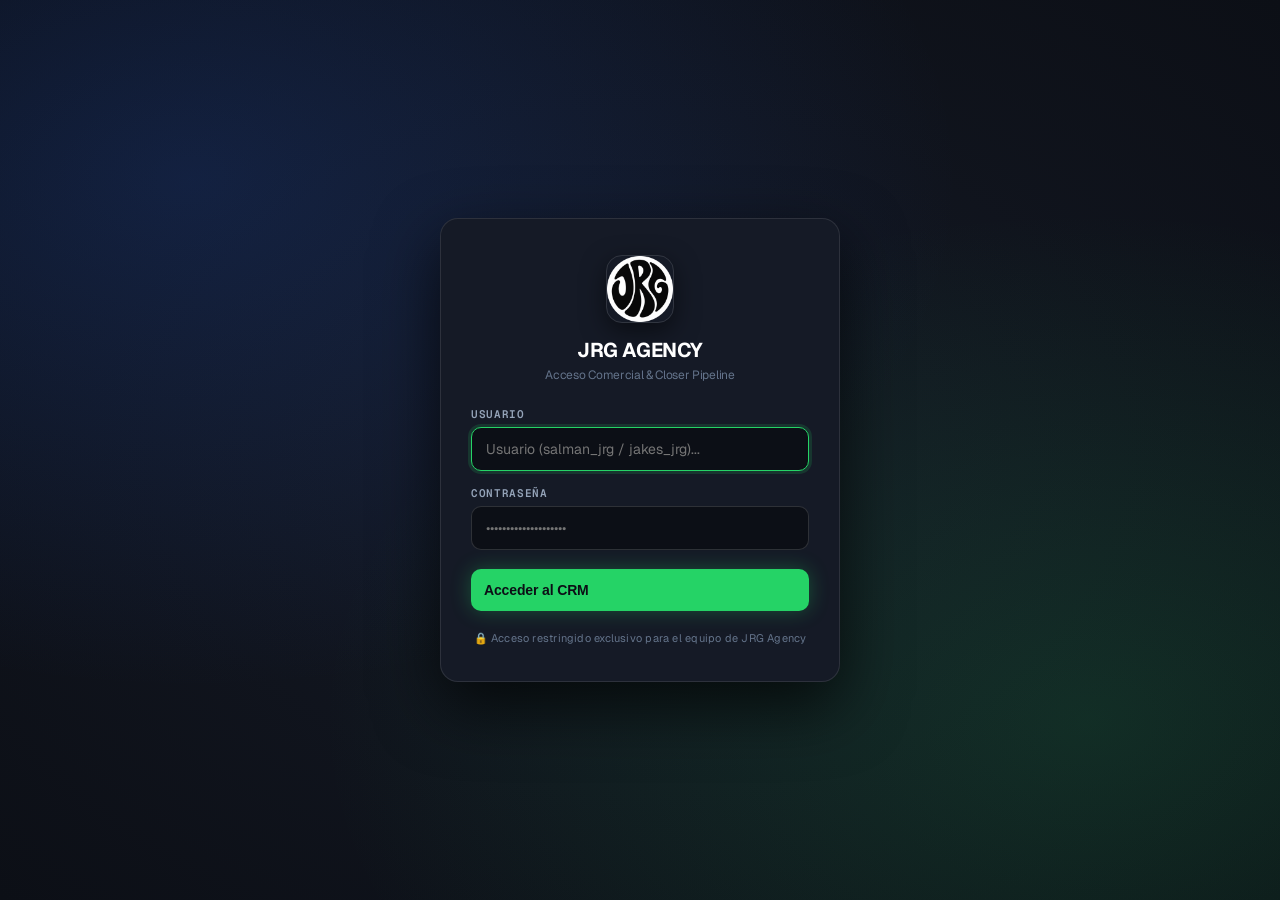
<file: index.html>
<!DOCTYPE html>
<html lang="es">
<head>
  <meta charset="UTF-8">
  <meta name="viewport" content="width=device-width, initial-scale=1.0">
  <title>JRG Agency — Leads CRM & Sales Pipeline</title>
  
  <link rel="icon" type="image/png" href="assets/logo.png">
  
  <!-- Typography: Geist & Geist Mono -->
  <link rel="preconnect" href="https://fonts.googleapis.com">
  <link rel="preconnect" href="https://fonts.gstatic.com" crossorigin>
  <link href="https://fonts.googleapis.com/css2?family=Geist:wght@300;400;500;600;700;800;900&family=Geist+Mono:wght@400;500;600;700&display=swap" rel="stylesheet">
  
  <link rel="stylesheet" href="crm_styles.css">
</head>
<body>

  <!-- ======================================================================
       AUTH GATEWAY SCREEN
       ====================================================================== -->
  <div id="authScreen" class="auth-screen">
    <div class="auth-card">
      <div class="auth-brand">
        <img src="assets/logo.png" alt="JRG Agency" class="auth-logo">
        <h2 class="auth-title">JRG AGENCY</h2>
        <p class="auth-subtitle">Acceso Comercial & Closer Pipeline</p>
      </div>

      <form id="authForm" class="auth-form" onsubmit="return false;">
        <div class="auth-field">
          <label for="authUsername" class="auth-label">Usuario</label>
          <input type="text" id="authUsername" class="auth-input" placeholder="Usuario (salman_jrg / jakes_jrg)..." autocomplete="username" required autofocus>
        </div>

        <div class="auth-field">
          <label for="authPassword" class="auth-label">Contraseña</label>
          <input type="password" id="authPassword" class="auth-input" placeholder="••••••••••••••••••••" autocomplete="current-password" required>
        </div>

        <div id="authError" class="auth-error" style="display: none;">
          Credenciales incorrectas. Verifica usuario y contraseña.
        </div>

        <button type="submit" id="authSubmitBtn" class="btn btn-wa auth-submit-btn">
          Acceder al CRM
        </button>
      </form>

      <div class="auth-footer-text">
        🔒 Acceso restringido exclusivo para el equipo de JRG Agency
      </div>
    </div>
  </div>

  <!-- ======================================================================
       SIDEBAR
       ====================================================================== -->
  <aside class="crm-sidebar">
    <!-- Brand Header -->
    <div class="crm-brand">
      <div class="brand-icon-box">
        <img src="assets/logo.png" alt="JRG Agency" class="brand-logo-img">
      </div>
      <div class="brand-text">
        <h2>
          JRG AGENCY
          <a href="https://jrgagency.eus" target="_blank" class="brand-live-badge" title="Visitar jrgagency.eus">
            <span class="live-dot"></span>
            LIVE
          </a>
        </h2>
        <p>Panel Comercial & Clientes</p>
      </div>
    </div>

    <!-- Active User Closer Badge -->
    <div class="sidebar-user-box" id="sidebarUserBox">
      <div class="user-avatar" id="sidebarUserAvatar">SJ</div>
      <div class="user-meta">
        <span class="user-name" id="sidebarUserName">salman_jrg</span>
        <span class="user-role" id="sidebarUserRole">Closer Comercial</span>
      </div>
      <button id="logoutBtn" class="btn-logout" title="Cerrar sesión">
        ⏻
      </button>
    </div>

    <!-- Navigation Views -->
    <nav class="crm-nav">
      <div class="nav-section-title">VISTAS OPERATIVAS</div>
      
      <a class="nav-item active" data-tab="dashboard">
        <span class="icon">📊</span>
        <span>Dashboard General</span>
      </a>

      <a class="nav-item" data-tab="kanban">
        <span class="icon">🗂️</span>
        <span>Pipeline Kanban</span>
        <span class="nav-badge" id="badgeTotalKanban">1843</span>
      </a>

      <a class="nav-item" data-tab="table">
        <span class="icon">📋</span>
        <span>Listado de Leads</span>
        <span class="nav-badge" id="badgeTotalTable">1843</span>
      </a>

      <!-- Admin Supervisor View (Visible only for jakes_jrg) -->
      <a class="nav-item admin-nav-item" data-tab="admin" id="navItemAdmin" style="display: none;">
        <span class="icon">🛡️</span>
        <span>Supervisión Salman</span>
        <span class="nav-badge" id="badgeAdminLogs" style="background: rgba(139, 92, 246, 0.25); color: #c084fc; border: 1px solid rgba(139, 92, 246, 0.4);">ADMIN</span>
      </a>

      <div class="nav-section-title" style="margin-top: 10px;">RECURSOS COMERCIALES</div>

      <a class="nav-item" data-tab="scripts">
        <span class="icon">💬</span>
        <span>Playbook de Pitches</span>
      </a>
    </nav>

    <!-- Sidebar Footer -->
    <div class="sidebar-footer">
      <div style="font-weight: 700; color: #ffffff; letter-spacing: 0.05em; font-family: 'Geist Mono', monospace; font-size: 11px;">
        JRG AGENCY CRM
      </div>
      <div style="margin-top: 4px; color: var(--text-dim); font-size: 11px;">
        Base de datos Goierri & Urola Garaia
      </div>
      <a href="https://jrgagency.eus" target="_blank" class="sidebar-agency-link">
        <span>jrgagency.eus</span>
        <span style="color: var(--accent-wa); font-size: 10px;">↗ WEB OFICIAL</span>
      </a>
    </div>
  </aside>

  <!-- ======================================================================
       MAIN CONTENT CONTAINER
       ====================================================================== -->
  <main class="crm-main">
    <!-- Header -->
    <header class="crm-header">
      <div class="header-title">
        <h1>
          JRG AGENCY
          <span class="tagline-sub">/ Sales Pipeline & CRM</span>
        </h1>
        <p>Desarrollo Web • Chatbots IA • Automatizaciones de Procesos</p>
      </div>
      <div class="header-actions">
        <button class="btn btn-outline" id="exportCsvBtn" title="Exportar leads filtrados en formato CSV/Excel">
          <span>📥</span> Exportar CSV
        </button>
        <a href="https://jrgagency.eus" target="_blank" class="btn btn-wa" style="text-decoration: none;">
          <span class="live-dot"></span> Web JRG Agency
        </a>
      </div>
    </header>

    <!-- Filter Bar (Universal across views) -->
    <section style="padding: 18px 32px 0 32px;">
      <div class="filter-bar">
        <!-- Search Box -->
        <div class="search-box">
          <span class="search-icon">🔍</span>
          <input type="text" id="searchInput" placeholder="Buscar por cliente, sector, teléfono, ID...">
        </div>

        <!-- Categoría de Negocio Filter -->
        <select class="filter-select" id="filterCategoria">
          <option value="">Todas las Categorías</option>
          <option value="Restauración / Hostelería">🍽️ Restauración / Hostelería</option>
          <option value="PYME / Empresa">🏢 PYME / Empresa</option>
          <option value="Comercio / Autónomo">🛍️ Comercio / Autónomo</option>
        </select>

        <!-- Servicio Filter -->
        <select class="filter-select" id="filterServicio">
          <option value="">Todos los Servicios</option>
          <option value="web">🌐 Desarrollo Web (460 €)</option>
          <option value="chatbot">🤖 Chatbots IA (530 € + 25 €/m)</option>
          <option value="automation">⚡ Automatizaciones IA (900 € - 1.400 €)</option>
        </select>

        <!-- Canal de Entrada Filter -->
        <select class="filter-select" id="filterCanal">
          <option value="">Todos los Canales</option>
          <option value="WhatsApp">💬 WhatsApp</option>
          <option value="Formulario Web">🌐 Formulario Web</option>
          <option value="Google Business Local">📍 Google Business Local</option>
          <option value="Referido">🤝 Referido</option>
        </select>

        <!-- Ubicación Filter -->
        <select class="filter-select" id="filterUbicacion">
          <option value="">Todas las Ubicaciones</option>
          <option value="Gipuzkoa (Local)">📍 Gipuzkoa (Local)</option>
          <option value="España (Nacional)">🇪🇸 España (Nacional)</option>
          <option value="Internacional">🌍 Internacional</option>
        </select>

        <!-- Municipio Filter -->
        <select class="filter-select" id="filterMunicipio">
          <option value="">Todos los Municipios</option>
        </select>

        <!-- Pipeline Stage Filter -->
        <select class="filter-select" id="filterStatus">
          <option value="">Todas las Fases</option>
          <option value="INBOX / LEADS">📥 INBOX / LEADS</option>
          <option value="CALIFICACIÓN">🔍 CALIFICACIÓN</option>
          <option value="PROPUESTA ENVIADA">📑 PROPUESTA ENVIADA</option>
          <option value="EN DESARROLLO / SPRINT">⚡ EN DESARROLLO / SPRINT</option>
          <option value="CERRADO GANADO">🏆 CERRADO GANADO</option>
          <option value="EN ESPERA / SEGUIMIENTO">⏳ EN ESPERA / SEGUIMIENTO</option>
          <option value="DESCARTADO / CADENA">🏢 DESCARTADO / CADENA</option>
          <option value="DESCARTADO / DUPLICADO">⚠️ DESCARTADO / DUPLICADO</option>
        </select>
      </div>
    </section>

    <!-- ====================================================================
         VIEW 1: DASHBOARD GENERAL
         ==================================================================== -->
    <section class="view-content" id="viewDashboard">
      <div class="bento-grid" style="padding: 10px 0 0 0;">
        <!-- Card 1: Pipeline Value in EUR (Pago Único) -->
        <div class="bento-card col-span-3">
          <div class="bento-card-header">
            <span class="bento-card-title">VALOR PIPELINE (PAGO ÚNICO)</span>
            <div class="bento-card-icon" style="color: var(--accent-wa);">💶</div>
          </div>
          <div class="bento-metric-val green" id="kpiPipelineValue">0 €</div>
          <div class="bento-metric-sub">
            <span class="live-dot"></span> Suma de presupuestos iniciales activos
          </div>
        </div>

        <!-- Card 2: Recurrente Mensual (MRR) -->
        <div class="bento-card col-span-3">
          <div class="bento-card-header">
            <span class="bento-card-title">RECURRENTE MENSUAL (MRR)</span>
            <div class="bento-card-icon" style="color: #38bdf8;">🔄</div>
          </div>
          <div class="bento-metric-val mrr" id="kpiMRRValue">0 €/mes</div>
          <div class="bento-metric-sub">
            Cuotas de mantenimiento Chatbots (+25 €/mes)
          </div>
        </div>

        <!-- Card 3: Total Leads -->
        <div class="bento-card col-span-3">
          <div class="bento-card-header">
            <span class="bento-card-title">TOTAL LEADS REGISTRADOS</span>
            <div class="bento-card-icon" style="color: var(--accent-tech);">🏢</div>
          </div>
          <div class="bento-metric-val" id="kpiTotalLeads">1843</div>
          <div class="bento-metric-sub">
            Goierri (1.163) + Urola Garaia (680)
          </div>
        </div>

        <!-- Card 4: Proyectos Ganados & Activos -->
        <div class="bento-card col-span-3">
          <div class="bento-card-header">
            <span class="bento-card-title">CIERRES Y EN PROCESO</span>
            <div class="bento-card-icon" style="color: var(--accent-amber);">🏆</div>
          </div>
          <div class="bento-metric-val" id="kpiGanadosSprint">0</div>
          <div class="bento-metric-sub">
            Leads ganados y en desarrollo activo
          </div>
        </div>

        <!-- Card 5: Desglose por Servicio JRG (8 Cols) -->
        <div class="bento-card col-span-8">
          <div class="bento-card-header">
            <span class="bento-card-title">SERVICIOS & CARTERA JRG AGENCY</span>
            <span class="mono-tag" style="font-size: 10px; color: var(--text-dim);">TARIFAS OFICIALES</span>
          </div>

          <div class="service-breakdown-list">
            <!-- Desarrollo Web -->
            <div class="service-bar-item">
              <div class="service-bar-labels">
                <span style="font-weight: 600; color: #ffffff; display: flex; align-items: center; gap: 6px;">
                  🌐 Desarrollo Web (460 € pago único)
                </span>
                <span class="mono-tag" id="metricCountWeb3D">0 leads</span>
              </div>
              <div class="service-bar-track">
                <div class="service-bar-fill purple" id="barFillWeb3D" style="width: 40%;"></div>
              </div>
            </div>

            <!-- Chatbots IA -->
            <div class="service-bar-item">
              <div class="service-bar-labels">
                <span style="font-weight: 600; color: #ffffff; display: flex; align-items: center; gap: 6px;">
                  🤖 Chatbots IA (530 € alta + 25 €/mes de mantenimiento)
                </span>
                <span class="mono-tag" id="metricCountChatbot">0 leads</span>
              </div>
              <div class="service-bar-track">
                <div class="service-bar-fill emerald" id="barFillChatbot" style="width: 40%;"></div>
              </div>
            </div>

            <!-- Automatizaciones IA -->
            <div class="service-bar-item">
              <div class="service-bar-labels">
                <span style="font-weight: 600; color: #ffffff; display: flex; align-items: center; gap: 6px;">
                  ⚡ Automatizaciones IA (900 € - 1.400 € según alcance)
                </span>
                <span class="mono-tag" id="metricCountAuto">0 leads</span>
              </div>
              <div class="service-bar-track">
                <div class="service-bar-fill blue" id="barFillAuto" style="width: 20%;"></div>
              </div>
            </div>
          </div>
        </div>

        <!-- Card 6: Canales de Entrada (4 Cols) -->
        <div class="bento-card col-span-4">
          <div class="bento-card-header">
            <span class="bento-card-title">CANALES DE CAPTACIÓN</span>
            <div class="bento-card-icon">📡</div>
          </div>

          <div class="channel-pill-grid">
            <div class="channel-stat-box">
              <span style="font-size: 11px; color: var(--text-dim);">💬 WhatsApp</span>
              <strong style="font-size: 18px; color: var(--accent-wa);" id="channelCountWa">0</strong>
            </div>
            <div class="channel-stat-box">
              <span style="font-size: 11px; color: var(--text-dim);">📍 Google Business</span>
              <strong style="font-size: 18px; color: #ffffff;" id="channelCountGmaps">0</strong>
            </div>
            <div class="channel-stat-box">
              <span style="font-size: 11px; color: var(--text-dim);">🌐 Web Formulario</span>
              <strong style="font-size: 18px; color: var(--accent-tech);" id="channelCountWeb">0</strong>
            </div>
            <div class="channel-stat-box">
              <span style="font-size: 11px; color: var(--text-dim);">🤝 Referidos</span>
              <strong style="font-size: 18px; color: var(--accent-purple);" id="channelCountRef">0</strong>
            </div>
          </div>

          <div style="margin-top: 14px; font-size: 11px; color: var(--text-dim); line-height: 1.5;">
            ✓ Contacto rápido y directo vía WhatsApp integrado con mensajes preconfigurados.
          </div>
        </div>

        <!-- Card 7: Funnel Stages Summary (12 Cols) -->
        <div class="bento-card col-span-12">
          <div class="bento-card-header">
            <span class="bento-card-title">EMBUDO OPERATIVO PIPELINE</span>
            <span class="mono-tag" style="font-size: 10px; color: var(--text-dim);">6 FASES ACTIVAS</span>
          </div>

          <div style="display: grid; grid-template-columns: repeat(6, 1fr); gap: 12px; margin-top: 8px;">
            <div class="channel-stat-box" style="border-top: 2px solid #94a3b8;">
              <span class="mono-tag" style="font-size: 9px; color: #94a3b8;">INBOX / LEADS</span>
              <strong style="font-size: 20px; color: #ffffff; margin-top: 2px;" id="stageCountInbox">0</strong>
            </div>
            <div class="channel-stat-box" style="border-top: 2px solid #2563eb;">
              <span class="mono-tag" style="font-size: 9px; color: #60a5fa;">CALIFICACIÓN</span>
              <strong style="font-size: 20px; color: #ffffff; margin-top: 2px;" id="stageCountCalif">0</strong>
            </div>
            <div class="channel-stat-box" style="border-top: 2px solid #8b5cf6;">
              <span class="mono-tag" style="font-size: 9px; color: #c084fc;">PROPUESTA ENVIADA</span>
              <strong style="font-size: 20px; color: #ffffff; margin-top: 2px;" id="stageCountPropuesta">0</strong>
            </div>
            <div class="channel-stat-box" style="border-top: 2px solid #f59e0b;">
              <span class="mono-tag" style="font-size: 9px; color: #fbbf24;">EN SPRINT</span>
              <strong style="font-size: 20px; color: #ffffff; margin-top: 2px;" id="stageCountSprint">0</strong>
            </div>
            <div class="channel-stat-box" style="border-top: 2px solid #25D366; background: rgba(37, 211, 102, 0.04);">
              <span class="mono-tag" style="font-size: 9px; color: #4ade80;">CERRADO GANADO</span>
              <strong style="font-size: 20px; color: var(--accent-wa); margin-top: 2px;" id="stageCountGanado">0</strong>
            </div>
            <div class="channel-stat-box" style="border-top: 2px solid #64748b;">
              <span class="mono-tag" style="font-size: 9px; color: #94a3b8;">EN ESPERA</span>
              <strong style="font-size: 20px; color: #ffffff; margin-top: 2px;" id="stageCountEspera">0</strong>
            </div>
          </div>
        </div>
      </div>
    </section>

    <!-- ====================================================================
         VIEW 2: PIPELINE KANBAN (6 FASES)
         ==================================================================== -->
    <section class="view-content" id="viewKanban" style="display: none;">
      <div class="kanban-board">
        <!-- Col 1: INBOX / LEADS -->
        <div class="kanban-column stage-inbox">
          <div class="kanban-column-header">
            <div class="col-header-info">
              <span class="col-header-title">INBOX / LEADS</span>
              <span class="column-count" id="countColInbox">0</span>
            </div>
            <span class="col-budget" id="budgetColInbox">0 €</span>
          </div>
          <div class="kanban-cards" id="kanbanColInbox"></div>
        </div>

        <!-- Col 2: CALIFICACIÓN -->
        <div class="kanban-column stage-calif">
          <div class="kanban-column-header">
            <div class="col-header-info">
              <span class="col-header-title">CALIFICACIÓN</span>
              <span class="column-count" id="countColCalif">0</span>
            </div>
            <span class="col-budget" id="budgetColCalif">0 €</span>
          </div>
          <div class="kanban-cards" id="kanbanColCalif"></div>
        </div>

        <!-- Col 3: PROPUESTA ENVIADA -->
        <div class="kanban-column stage-propuesta">
          <div class="kanban-column-header">
            <div class="col-header-info">
              <span class="col-header-title">PROPUESTA ENVIADA</span>
              <span class="column-count" id="countColPropuesta">0</span>
            </div>
            <span class="col-budget" id="budgetColPropuesta">0 €</span>
          </div>
          <div class="kanban-cards" id="kanbanColPropuesta"></div>
        </div>

        <!-- Col 4: EN DESARROLLO / SPRINT -->
        <div class="kanban-column stage-sprint">
          <div class="kanban-column-header">
            <div class="col-header-info">
              <span class="col-header-title">EN SPRINT TÉCNICO</span>
              <span class="column-count" id="countColSprint">0</span>
            </div>
            <span class="col-budget" id="budgetColSprint">0 €</span>
          </div>
          <div class="kanban-cards" id="kanbanColSprint"></div>
        </div>

        <!-- Col 5: CERRADO GANADO -->
        <div class="kanban-column stage-ganado">
          <div class="kanban-column-header">
            <div class="col-header-info">
              <span class="col-header-title">CERRADO GANADO</span>
              <span class="column-count" id="countColGanado">0</span>
            </div>
            <span class="col-budget" id="budgetColGanado">0 €</span>
          </div>
          <div class="kanban-cards" id="kanbanColGanado"></div>
        </div>

        <!-- Col 6: EN ESPERA / SEGUIMIENTO -->
        <div class="kanban-column stage-espera">
          <div class="kanban-column-header">
            <div class="col-header-info">
              <span class="col-header-title">EN ESPERA</span>
              <span class="column-count" id="countColEspera">0</span>
            </div>
            <span class="col-budget" id="budgetColEspera">0 €</span>
          </div>
          <div class="kanban-cards" id="kanbanColEspera"></div>
        </div>
      </div>
    </section>

    <!-- ====================================================================
         VIEW 3: LISTA TABULAR
         ==================================================================== -->
    <section class="view-content" id="viewTable" style="display: none;">
      <div class="table-wrapper">
        <div class="table-header-info">
          <span class="table-stats" id="tableStats">Cargando registros...</span>
          <div style="font-size: 11px; color: var(--text-dim); display: flex; align-items: center; gap: 6px;">
            <span>💡 Clic en cualquier fila para configurar servicios, presupuesto y notas</span>
          </div>
        </div>

        <div style="overflow-x: auto;">
          <table class="crm-table">
            <thead>
              <tr>
                <th data-sort="id">ID</th>
                <th data-sort="nombre">Cliente / Empresa</th>
                <th data-sort="categoria_negocio">Categoría</th>
                <th>Servicios Activos</th>
                <th data-sort="canal_entrada">Canal</th>
                <th data-sort="presupuesto_estimado">Presupuesto (€)</th>
                <th data-sort="crm_status">Fase Pipeline</th>
                <th style="cursor: default;">Acciones</th>
              </tr>
            </thead>
            <tbody id="tableBody">
              <!-- Filas renderizadas dinámicamente -->
            </tbody>
          </table>
        </div>

        <!-- Pagination -->
        <div class="pagination-bar">
          <span id="paginationInfo" class="mono-tag" style="font-size: 11px; color: var(--text-dim);">Página 1</span>
          <div style="display: flex; gap: 8px;">
            <button class="page-btn" id="prevPageBtn" disabled>← Anterior</button>
            <button class="page-btn" id="nextPageBtn">Siguiente →</button>
          </div>
        </div>
      </div>
    </section>

    <!-- ====================================================================
         VIEW 4: PLAYBOOK DE PITCHES
         ==================================================================== -->
    <section class="view-content" id="viewScripts" style="display: none;">
      <div class="scripts-grid">
        <!-- Pitch 1: Desarrollo Web -->
        <div class="script-card">
          <div style="display: flex; justify-content: space-between; align-items: center;">
            <h3 style="display: flex; align-items: center; gap: 8px;">
              🌐 Desarrollo Web
            </h3>
            <span class="pill pill-srv-web">460 € Pago único</span>
          </div>
          <p style="font-size: 12px; color: var(--text-dim); margin-top: 6px;">
            Enfoque: Web corporativa de alto impacto, carga en milisegundos y optimizada para convertir visitas en ventas.
          </p>
          <div class="script-body" id="scriptWeb">"Kaixo [Nombre del Negocio]! Os escribo desde JRG Agency (https://jrgagency.eus).

Estuvimos viendo vuestra presencia digital en [Municipio] y tenéis un gran negocio, pero vuestra web actual no refleja la calidad de vuestros servicios.

Desarrollamos webs corporativas de alta velocidad y conversión con diseño profesional por 460 € de pago único, con entrega rápida y sin costes sorpresa.

¿Te parecería bien que te pase una propuesta visual rápida de 1 minuto sin ningún compromiso? ¡Un saludo!"</div>
          <button class="btn btn-outline" style="width: 100%; margin-top: 14px;" data-copy-target="scriptWeb">
            📋 Copiar Pitch Web
          </button>
        </div>

        <!-- Pitch 2: Chatbots Inteligentes para WhatsApp -->
        <div class="script-card">
          <div style="display: flex; justify-content: space-between; align-items: center;">
            <h3 style="display: flex; align-items: center; gap: 8px;">
              🤖 Chatbots WhatsApp 24/7
            </h3>
            <span class="pill pill-srv-chatbot">530 € + 25 €/mes</span>
          </div>
          <p style="font-size: 12px; color: var(--text-dim); margin-top: 6px;">
            Enfoque: Respuestas instantáneas día y noche, reservas automáticas y captura de pedidos sin perder llamadas.
          </p>
          <div class="script-body" id="scriptChatbot">"Hola [Nombre del Negocio], os contacto desde JRG Agency (https://jrgagency.eus).

Sabemos que en las horas con más trabajo en [Municipio] es muy difícil contestar al WhatsApp al instante, y los clientes que tardan en recibir respuesta acaban yéndose a la competencia.

Configuramos Asistentes Inteligentes para WhatsApp que atienden 24/7 en segundos: resuelven dudas, gestionan reservas o pedidos y os dejan todo listo en el panel (530 € de configuración inicial y 25 €/mes de mantenimiento continuo).

¿Te gustaría probar una demo en tu móvil durante 30 segundos para ver cómo funciona? Mila esker!"</div>
          <button class="btn btn-outline" style="width: 100%; margin-top: 14px;" data-copy-target="scriptChatbot">
            📋 Copiar Pitch Chatbot
          </button>
        </div>

        <!-- Pitch 3: Automatizaciones IA -->
        <div class="script-card">
          <div style="display: flex; justify-content: space-between; align-items: center;">
            <h3 style="display: flex; align-items: center; gap: 8px;">
              ⚡ Automatizaciones de Procesos
            </h3>
            <span class="pill pill-srv-auto">900 € - 1.400 €</span>
          </div>
          <p style="font-size: 12px; color: var(--text-dim); margin-top: 6px;">
            Enfoque: Eliminación de tareas repetitivas, conexión de WhatsApp con CRM/ERP y agendamiento sin errores.
          </p>
          <div class="script-body" id="scriptAuto">"Kaixo [Nombre del Negocio]! Os escribo de parte de JRG Agency (https://jrgagency.eus).

Hemos estado analizando empresas de [Municipio] y vemos que muchas horas de la semana se pierden pasando presupuestos a mano, anotando citas o sincronizando correos con la facturación.

Creamos flujos automatizados a medida (entre 900 € y 1.400 € según complejidad) que conectan vuestro teléfono y sistemas para ahorrar más del 70% del trabajo administrativo repetitivo.

¿Tendríais 5 minutos esta semana para ver un ejemplo aplicado directamente a vuestro sector? ¡Un saludo!"</div>
          <button class="btn btn-outline" style="width: 100%; margin-top: 14px;" data-copy-target="scriptAuto">
            📋 Copiar Pitch Automatización
          </button>
        </div>

        <!-- Pitch 4: Pack Completo -->
        <div class="script-card">
          <div style="display: flex; justify-content: space-between; align-items: center;">
            <h3 style="display: flex; align-items: center; gap: 8px;">
              🚀 Pack Digital Integral
            </h3>
            <span class="pill" style="background: rgba(37, 211, 102, 0.15); color: #4ade80; border: 1px solid rgba(37, 211, 102, 0.3);">Web + Chatbot + Auto</span>
          </div>
          <p style="font-size: 12px; color: var(--text-dim); margin-top: 6px;">
            Enfoque: Transformación digital de punta a punta (Web 460 € + Chatbot 530 € + Automatización a medida).
          </p>
          <div class="script-body" id="scriptPack">"Kaixo [Nombre del Negocio]! Os escribo desde JRG Agency (https://jrgagency.eus).

Ayudamos a empresas de la zona a renovar por completo su captación y operativa comercial:
1. Nueva Web de alta conversión (460 €).
2. Chatbot en WhatsApp para atender y agendar 24/7 (530 € + 25 €/mes).
3. Automatización de facturas, pedidos y recordatorios sin intervención manual.

¿Cuándo tendríais 10 minutos para una llamada rápida y ver cómo podemos implementarlo este mes? Un saludo cordial."</div>
          <button class="btn btn-outline" style="width: 100%; margin-top: 14px;" data-copy-target="scriptPack">
            📋 Copiar Pitch Pack Completo
          </button>
        </div>
      </div>
    </section>

    <!-- ====================================================================
         VIEW 5: PANEL DE ADMINISTRADOR / SUPERVISIÓN DE SALMAN
         ==================================================================== -->
    <section class="view-content" id="viewAdmin" style="display: none;">
      <div style="width: 100%;">
        <div class="admin-header-row">
          <div>
            <div style="display: flex; align-items: center; gap: 10px;">
              <h2 style="font-size: 18px; font-weight: 700; color: #ffffff;">Panel de Supervisión — Actividad de Salman</h2>
              <span class="admin-badge-pulse">
                <span class="admin-pulse-dot"></span> AUDITORÍA EN TIEMPO REAL
              </span>
            </div>
            <p style="font-size: 12px; color: var(--text-dim); margin-top: 4px;">
              Seguimiento de propuestas enviadas, contactos por WhatsApp, cambios de pipeline y cierres realizados por salman_jrg.
            </p>
          </div>

          <div style="display: flex; gap: 8px;">
            <button class="btn btn-outline" id="exportAuditCsvBtn" style="font-size: 12px; padding: 8px 14px;">
              📥 Exportar Auditoría CSV
            </button>
            <button class="btn btn-outline" id="clearAuditLogsBtn" style="font-size: 12px; padding: 8px 14px; color: #f87171; border-color: rgba(239, 68, 68, 0.3);">
              🗑️ Limpiar Historial
            </button>
          </div>
        </div>

        <!-- Admin Bento KPIs for Salman -->
        <div class="bento-grid" style="padding: 0;">
          <div class="bento-card col-span-3">
            <div class="bento-card-header">
              <span class="bento-card-title">PROPUESTAS DE SALMAN</span>
              <div class="bento-card-icon" style="color: var(--accent-purple);">📑</div>
            </div>
            <div class="bento-metric-val" id="adminKpiProposals" style="color: #c084fc;">0</div>
            <div class="bento-metric-sub">
              Propuestas formales registradas
            </div>
          </div>

          <div class="bento-card col-span-3">
            <div class="bento-card-header">
              <span class="bento-card-title">VOLUMEN PRESUPUESTADO</span>
              <div class="bento-card-icon" style="color: var(--accent-wa);">💶</div>
            </div>
            <div class="bento-metric-val green" id="adminKpiBudget">0 €</div>
            <div class="bento-metric-sub" id="adminKpiBudgetSub">
              +0 €/mes en cuotas de chatbots
            </div>
          </div>

          <div class="bento-card col-span-3">
            <div class="bento-card-header">
              <span class="bento-card-title">CIERRES / GANADOS</span>
              <div class="bento-card-icon" style="color: var(--accent-amber);">🏆</div>
            </div>
            <div class="bento-metric-val" id="adminKpiWon" style="color: #fbbf24;">0</div>
            <div class="bento-metric-sub">
              Clientes en sprint o cerrados
            </div>
          </div>

          <div class="bento-card col-span-3">
            <div class="bento-card-header">
              <span class="bento-card-title">TOTAL ACCIONES SALMAN</span>
              <div class="bento-card-icon" style="color: #38bdf8;">⚡</div>
            </div>
            <div class="bento-metric-val" id="adminKpiTotalActions" style="color: #38bdf8;">0</div>
            <div class="bento-metric-sub" id="adminKpiLastActive">
              Última actividad: Sin registros
            </div>
          </div>
        </div>

        <!-- Activity Feed & Log Table -->
        <div class="activity-feed-wrapper">
          <div class="activity-feed-controls">
            <div style="display: flex; gap: 10px; align-items: center; flex-wrap: wrap;">
              <span style="font-weight: 600; font-size: 13px; color: #ffffff;">Historial de Operaciones</span>
              <span class="mono-tag" id="adminLogCountBadge" style="font-size: 10px; color: var(--text-dim);">0 eventos</span>
            </div>

            <div style="display: flex; gap: 8px; align-items: center;">
              <select class="filter-select" id="adminFilterAction" style="font-size: 11px; padding: 6px 10px;">
                <option value="">Todas las Acciones</option>
                <option value="proposal_sent">📑 Propuestas Enviadas</option>
                <option value="status_change">🔄 Cambios de Fase</option>
                <option value="pricing_update">💰 Ajustes de Precio</option>
                <option value="whatsapp_opened">💬 Contactos WhatsApp</option>
                <option value="note_edit">📝 Notas Guardadas</option>
                <option value="login">🔑 Inicios de Sesión</option>
              </select>
              <input type="text" id="adminSearchLog" class="filter-select" style="font-size: 11px; padding: 6px 10px; min-width: 180px;" placeholder="Buscar cliente...">
            </div>
          </div>

          <div style="overflow-x: auto; max-height: 480px; overflow-y: auto;">
            <table class="activity-log-table">
              <thead>
                <tr>
                  <th style="width: 140px;">Fecha / Hora</th>
                  <th style="width: 110px;">Usuario</th>
                  <th style="width: 160px;">Tipo de Acción</th>
                  <th>Cliente / Lead Afectado</th>
                  <th>Detalles de la Operación</th>
                </tr>
              </thead>
              <tbody id="adminActivityTableBody">
                <!-- Logs renderizados dinámicamente -->
              </tbody>
            </table>
          </div>
        </div>
      </div>
    </section>
  </main>

  <!-- ======================================================================
       MODAL: FICHA DEL LEAD & CONFIGURADOR DE PROPUESTA
       ====================================================================== -->
  <div class="modal-overlay" id="modalOverlay">
    <div class="modal-card">
      <!-- Modal Header -->
      <div class="modal-header">
        <div class="modal-header-left">
          <div style="display: flex; align-items: center; gap: 10px;">
            <span class="lead-id" id="modalId">ID-000</span>
            <span class="badge badge-emerald" id="modalLocationBadge">Gipuzkoa</span>
          </div>
          <h3 class="modal-title" id="modalTitle">Nombre de la Empresa</h3>
          <p class="modal-subtitle" id="modalSubtitle">Sector • Municipio</p>
          <div class="modal-badges-row" id="modalBadges"></div>
        </div>
        <button class="close-btn" id="modalCloseBtn">&times;</button>
      </div>

      <!-- Modal Body -->
      <div class="modal-body">
        <!-- Quick Action Bar -->
        <div class="modal-actions" style="margin-top: 0; margin-bottom: 6px; display: flex; gap: 8px;">
          <button class="btn btn-wa" id="modalWhatsappBtn" style="flex: 1.2;">
            <span>💬</span> Enviar Propuesta WhatsApp
          </button>
          <button class="btn btn-outline" id="modalMarkPropuestaBtn" style="flex: 1.2; border-color: rgba(37, 211, 102, 0.4); color: var(--accent-wa);">
            <span>📑</span> Marcar Propuesta Enviada
          </button>
          <a href="#" class="btn btn-outline" id="modalCallBtn">
            <span>📞</span> Llamar
          </a>
          <a href="#" target="_blank" class="btn btn-outline" id="modalMapsBtn" title="Ver en Google Maps">
            <span>📍</span> Maps
          </a>
        </div>

        <!-- Servicios & Tarifas -->
        <div class="detail-section">
          <h4>⚙️ SERVICIOS & PRESUPUESTO PERSONALIZADO</h4>
          
          <div class="service-toggle-group">
            <!-- Web -->
            <label class="service-toggle-card" id="cardToggleWeb">
              <div class="service-toggle-left">
                <input type="checkbox" id="modalCheckWeb">
                <span class="service-toggle-title">🌐 Desarrollo Web (Pago único)</span>
              </div>
              <span class="service-toggle-price">460 €</span>
            </label>

            <!-- Chatbot -->
            <label class="service-toggle-card" id="cardToggleChatbot">
              <div class="service-toggle-left">
                <input type="checkbox" id="modalCheckChatbot">
                <span class="service-toggle-title">🤖 Chatbot IA WhatsApp (Atención 24/7)</span>
              </div>
              <span class="service-toggle-price">530 € + 25 €/mes</span>
            </label>

            <!-- Automatización -->
            <label class="service-toggle-card" id="cardToggleAuto">
              <div class="service-toggle-left">
                <input type="checkbox" id="modalCheckAuto">
                <span class="service-toggle-title">⚡ Automatizaciones IA (Flujos y Procesos)</span>
              </div>
              <span class="service-toggle-price" id="modalAutoPriceLabel">1.150 €</span>
            </label>

            <!-- Slider Automatizaciones -->
            <div class="automation-slider-wrap" id="modalAutoSliderWrap" style="display: none;">
              <div class="automation-slider-header">
                <span>RANGO DE AUTOMATIZACIÓN (900 € - 1.400 €):</span>
                <span id="modalAutoSliderVal" style="color: var(--accent-purple); font-weight: 700;">1.150 €</span>
              </div>
              <input type="range" min="900" max="1400" step="50" value="1150" class="automation-range" id="modalAutoRange">
            </div>
          </div>

          <!-- Resumen de Presupuesto -->
          <div class="pricing-summary-box">
            <div class="pricing-summary-item">
              <div class="pricing-summary-label">Total Pago Único</div>
              <div class="pricing-summary-val" id="modalSummaryUpfront">0 €</div>
            </div>
            <div class="pricing-summary-item">
              <div class="pricing-summary-label">Cuota Mensual (MRR)</div>
              <div class="pricing-summary-val mrr" id="modalSummaryMRR">0 €/mes</div>
            </div>
          </div>

          <div class="detail-grid-2">
            <!-- Categoría de Negocio -->
            <div>
              <label class="field-label">Categoría de Negocio:</label>
              <select class="filter-select" id="modalCategoriaSelect" style="width: 100%;">
                <option value="Restauración / Hostelería">🍽️ Restauración / Hostelería</option>
                <option value="PYME / Empresa">🏢 PYME / Empresa</option>
                <option value="Comercio / Autónomo">🛍️ Comercio / Autónomo</option>
              </select>
            </div>

            <!-- Fase del Pipeline -->
            <div>
              <label class="field-label">Fase del Pipeline:</label>
              <select class="filter-select" id="modalStatusSelect" style="width: 100%;">
                <option value="INBOX / LEADS">📥 INBOX / LEADS</option>
                <option value="CALIFICACIÓN">🔍 CALIFICACIÓN</option>
                <option value="PROPUESTA ENVIADA">📑 PROPUESTA ENVIADA</option>
                <option value="EN DESARROLLO / SPRINT">⚡ EN DESARROLLO / SPRINT</option>
                <option value="CERRADO GANADO">🏆 CERRADO GANADO</option>
                <option value="EN ESPERA / SEGUIMIENTO">⏳ EN ESPERA / SEGUIMIENTO</option>
                <option value="DESCARTADO / CADENA">🏢 DESCARTADO / CADENA</option>
                <option value="DESCARTADO / DUPLICADO">⚠️ DESCARTADO / DUPLICADO</option>
              </select>
            </div>

            <!-- Canal de Entrada -->
            <div>
              <label class="field-label">Canal de Entrada:</label>
              <select class="filter-select" id="modalCanalSelect" style="width: 100%;">
                <option value="WhatsApp">💬 WhatsApp</option>
                <option value="Formulario Web">🌐 Formulario Web</option>
                <option value="Google Business Local">📍 Google Business Local</option>
                <option value="Referido">🤝 Referido</option>
              </select>
            </div>

            <!-- Ubicación -->
            <div>
              <label class="field-label">Ubicación:</label>
              <select class="filter-select" id="modalUbicacionSelect" style="width: 100%;">
                <option value="Gipuzkoa (Local)">📍 Gipuzkoa (Local)</option>
                <option value="España (Nacional)">🇪🇸 España (Nacional)</option>
                <option value="Internacional">🌍 Internacional</option>
              </select>
            </div>
          </div>
        </div>

        <!-- Propuesta y Pitch -->
        <div class="detail-section">
          <h4>💡 PROPUESTA DE VALOR & MENSAJE DE OUTREACH</h4>
          <div id="modalServiceDesc" style="font-weight: 700; color: #ffffff; font-size: 14px;"></div>
          <div class="pitch-box" id="modalPitch"></div>

          <div style="display: flex; gap: 8px; margin-top: 12px;">
            <button class="btn btn-outline" style="font-size: 11px; padding: 6px 12px;" id="modalCopyPitchBtn">
              📋 Copiar Pitch Castellano
            </button>
            <button class="btn btn-outline" style="font-size: 11px; padding: 6px 12px;" id="modalCopyEuPitchBtn">
              📋 Copiar Pitch Euskara
            </button>
          </div>
        </div>

        <!-- Notas de Seguimiento -->
        <div class="detail-section">
          <h4>📝 NOTAS PRIVADAS & HISTORIAL DEL CLIENTE</h4>
          <textarea class="notes-area" id="modalNotes" placeholder="Escribe aquí acuerdos de reuniones, estado de conversaciones, fecha del sprint, objeciones o requisitos técnicos..."></textarea>
          <div style="font-size: 10px; color: var(--text-dim); margin-top: 6px; font-family: 'Geist Mono', monospace;">
            ✓ Sincronizado automáticamente en almacenamiento persistente.
          </div>
        </div>
      </div>
    </div>
  </div>

  <!-- Toast Notification -->
  <div class="crm-toast" id="toast">Operación completada</div>

  <!-- Scripts -->
  <script src="leads_data.js"></script>
  <script src="crm_app.js"></script>
</body>
</html>
</file>
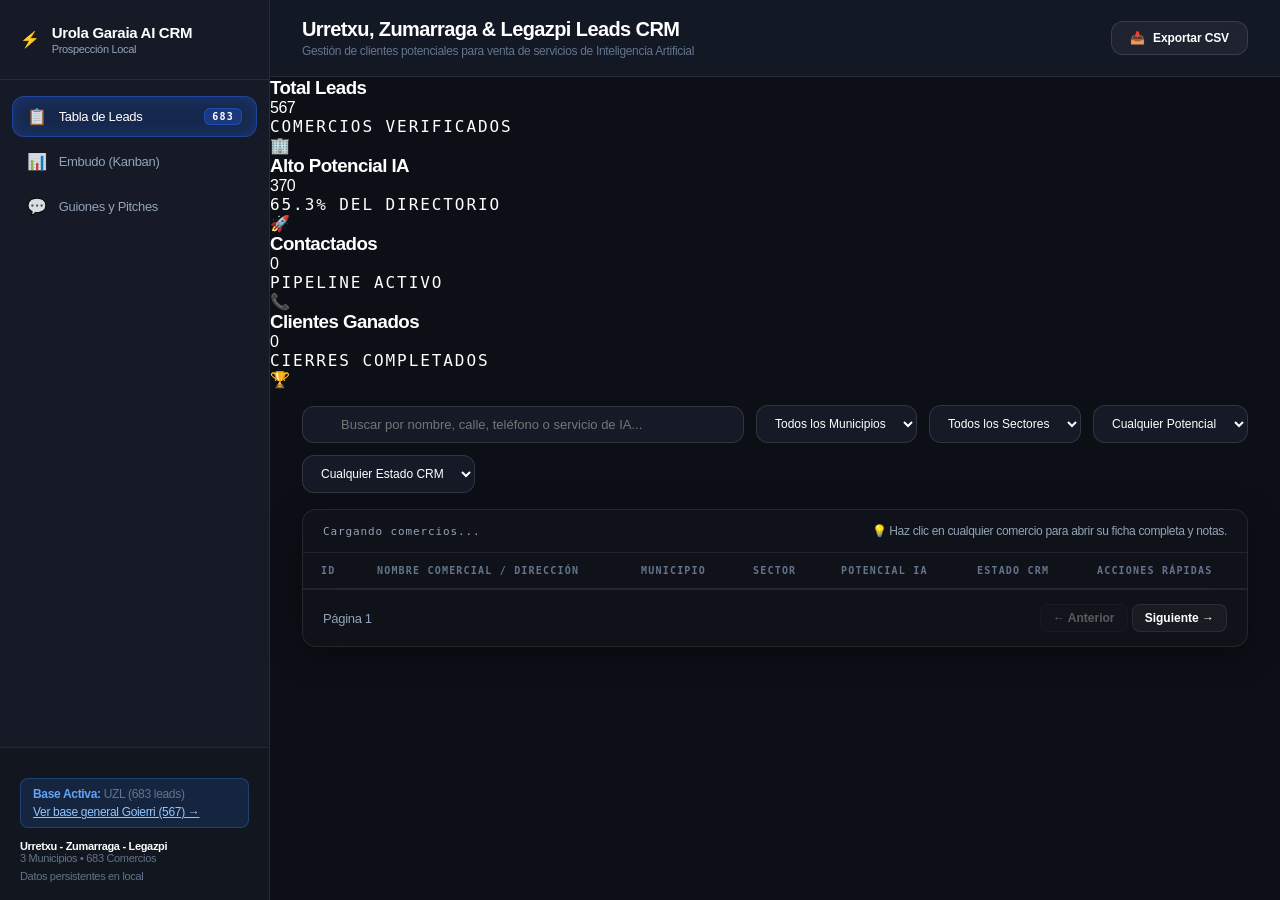
<file: 01_🖥️_App_CRM_Comercial/crm_uzl.html>
<!DOCTYPE html>
<html lang="es">
<head>
  <meta charset="UTF-8">
  <meta name="viewport" content="width=device-width, initial-scale=1.0">
  <title>Urola Garaia AI CRM - Prospección Comercial</title>
  <link rel="stylesheet" href="crm_styles.css">
</head>
<body>

  <!-- Sidebar -->
  <aside class="crm-sidebar">
    <div class="crm-brand">
      <div class="brand-icon">⚡</div>
      <div class="brand-text">
        <h2>Urola Garaia AI CRM</h2>
        <p>Prospección Local</p>
      </div>
    </div>

    <nav class="crm-nav">
      <a class="nav-item active" data-tab="table">
        <span class="icon">📋</span>
        <span>Tabla de Leads</span>
        <span class="nav-badge" id="badgeTotalTable">683</span>
      </a>
      <a class="nav-item" data-tab="kanban">
        <span class="icon">📊</span>
        <span>Embudo (Kanban)</span>
      </a>
      <a class="nav-item" data-tab="scripts">
        <span class="icon">💬</span>
        <span>Guiones y Pitches</span>
      </a>
    </nav>

    <div class="sidebar-footer">
      
      <div style="margin: 12px 0; padding: 8px 12px; background: rgba(59, 130, 246, 0.15); border: 1px solid rgba(59, 130, 246, 0.3); border-radius: 8px; font-size: 12px;">
        <span style="color: #60a5fa; font-weight: 600;">Base Activa:</span> UZL (683 leads)<br>
        <a href="crm.html" style="color: #93c5fd; text-decoration: underline; margin-top: 4px; display: inline-block;">Ver base general Goierri (567) &rarr;</a>
      </div>
<div style="font-weight: 600; color: #fff;">Urretxu - Zumarraga - Legazpi</div>
      <div>3 Municipios • 683 Comercios</div>
      <div style="font-size: 11px; margin-top: 6px; color: #64748b;">Datos persistentes en local</div>
    </div>
  </aside>

  <!-- Main Content -->
  <main class="crm-main">
    <!-- Header -->
    <header class="crm-header">
      <div class="header-title">
        <h1>Urretxu, Zumarraga & Legazpi Leads CRM</h1>
        <p>Gestión de clientes potenciales para venta de servicios de Inteligencia Artificial</p>
      </div>
      <div class="header-actions">
        <button class="btn btn-outline" id="exportCsvBtn" title="Exportar vista filtrada a Excel/CSV">
          <span>📥</span> Exportar CSV
        </button>
      </div>
    </header>

    <!-- KPI Summary Cards -->
    <section class="kpi-container">
      <div class="kpi-card">
        <div class="kpi-info">
          <h3>Total Leads</h3>
          <div class="kpi-value" id="kpiTotal">567</div>
          <div class="kpi-sub">Comercios verificados</div>
        </div>
        <div class="kpi-icon icon-blue">🏢</div>
      </div>

      <div class="kpi-card">
        <div class="kpi-info">
          <h3>Alto Potencial IA</h3>
          <div class="kpi-value" id="kpiAlto">370</div>
          <div class="kpi-sub">65.3% del directorio</div>
        </div>
        <div class="kpi-icon icon-purple">🚀</div>
      </div>

      <div class="kpi-card">
        <div class="kpi-info">
          <h3>Contactados</h3>
          <div class="kpi-value" id="kpiContactados">0</div>
          <div class="kpi-sub">Pipeline activo</div>
        </div>
        <div class="kpi-icon icon-amber">📞</div>
      </div>

      <div class="kpi-card">
        <div class="kpi-info">
          <h3>Clientes Ganados</h3>
          <div class="kpi-value" id="kpiGanados">0</div>
          <div class="kpi-sub">Cierres completados</div>
        </div>
        <div class="kpi-icon icon-green">🏆</div>
      </div>
    </section>

    <!-- VIEW 1: DATA TABLE -->
    <section class="view-content" id="viewTable">
      <!-- Filter Bar -->
      <div class="filter-bar">
        <div class="search-box">
          <span class="search-icon">🔍</span>
          <input type="text" id="searchInput" placeholder="Buscar por nombre, calle, teléfono o servicio de IA...">
        </div>

        <select class="filter-select" id="filterMunicipio">
          <option value="">Todos los Municipios</option>
        </select>

        <select class="filter-select" id="filterSector">
          <option value="">Todos los Sectores</option>
        </select>

        <select class="filter-select" id="filterPotencial">
          <option value="">Cualquier Potencial</option>
          <option value="Alto">Potencial Alto</option>
          <option value="Medio">Potencial Medio</option>
          <option value="Bajo">Potencial Bajo</option>
        </select>

        <select class="filter-select" id="filterStatus">
          <option value="">Cualquier Estado CRM</option>
          <option value="Nuevo">Nuevo</option>
          <option value="Contactado">Contactado</option>
          <option value="Interesado">Interesado</option>
          <option value="Propuesta">Propuesta</option>
          <option value="Ganado">Ganado</option>
          <option value="Descartado">Descartado</option>
        </select>
      </div>

      <!-- Table Wrapper -->
      <div class="table-wrapper">
        <div class="table-header-info">
          <span class="table-stats" id="tableStats">Cargando comercios...</span>
          <div style="font-size: 12px; color: var(--text-muted);">
            💡 Haz clic en cualquier comercio para abrir su ficha completa y notas.
          </div>
        </div>

        <div style="overflow-x: auto;">
          <table class="crm-table">
            <thead>
              <tr>
                <th data-sort="id">ID</th>
                <th data-sort="nombre">Nombre Comercial / Dirección</th>
                <th data-sort="municipio">Municipio</th>
                <th data-sort="sector">Sector</th>
                <th data-sort="potencial_ia">Potencial IA</th>
                <th data-sort="crm_status">Estado CRM</th>
                <th style="cursor: default;">Acciones Rápidas</th>
              </tr>
            </thead>
            <tbody id="tableBody">
              <!-- Filas renderizadas dinámicamente -->
            </tbody>
          </table>
        </div>

        <!-- Pagination Bar -->
        <div class="pagination-bar">
          <span id="paginationInfo" style="font-size: 13px; color: var(--text-muted);">Página 1</span>
          <div class="pagination-controls">
            <button class="page-btn" id="prevPageBtn" disabled>← Anterior</button>
            <button class="page-btn" id="nextPageBtn">Siguiente →</button>
          </div>
        </div>
      </div>
    </section>

    <!-- VIEW 2: KANBAN PIPELINE -->
    <section class="view-content" id="viewKanban" style="display: none;">
      <div class="kanban-board">
        <!-- Columna Nuevo -->
        <div class="kanban-column">
          <div class="kanban-column-header">
            <span>⚪ Por Contactar</span>
            <span class="column-count" id="countNuevo">0</span>
          </div>
          <div class="kanban-cards" id="kanbanColNuevo"></div>
        </div>

        <!-- Columna Contactado -->
        <div class="kanban-column">
          <div class="kanban-column-header" style="border-top: 3px solid #3b82f6;">
            <span>🔵 Contactado</span>
            <span class="column-count" id="countContactado">0</span>
          </div>
          <div class="kanban-cards" id="kanbanColContactado"></div>
        </div>

        <!-- Columna Interesado -->
        <div class="kanban-column">
          <div class="kanban-column-header" style="border-top: 3px solid #f59e0b;">
            <span>🟡 Interesado / Demo</span>
            <span class="column-count" id="countInteresado">0</span>
          </div>
          <div class="kanban-cards" id="kanbanColInteresado"></div>
        </div>

        <!-- Columna Propuesta -->
        <div class="kanban-column">
          <div class="kanban-column-header" style="border-top: 3px solid #8b5cf6;">
            <span>🟣 Propuesta Enviada</span>
            <span class="column-count" id="countPropuesta">0</span>
          </div>
          <div class="kanban-cards" id="kanbanColPropuesta"></div>
        </div>

        <!-- Columna Ganado -->
        <div class="kanban-column">
          <div class="kanban-column-header" style="border-top: 3px solid #10b981;">
            <span>🟢 Ganado (Cliente)</span>
            <span class="column-count" id="countGanado">0</span>
          </div>
          <div class="kanban-cards" id="kanbanColGanado"></div>
        </div>

        <!-- Columna Descartado -->
        <div class="kanban-column">
          <div class="kanban-column-header" style="border-top: 3px solid #ef4444;">
            <span>🔴 Descartado</span>
            <span class="column-count" id="countDescartado">0</span>
          </div>
          <div class="kanban-cards" id="kanbanColDescartado"></div>
        </div>
      </div>
    </section>

    <!-- VIEW 3: SCRIPTS & PITCHES -->
    <section class="view-content" id="viewScripts" style="display: none;">
      <div class="scripts-grid">
        <!-- Script 1: Peluquerías Castellano -->
        <div class="script-card">
          <div style="display: flex; justify-content: space-between; align-items: center;">
            <h3>📞 Peluquerías y Estética</h3>
            <span class="script-tag">Castellano</span>
          </div>
          <p style="font-size: 12px; color: var(--text-muted); margin-top: 4px;">Enfoque: Llamadas perdidas mientras atienden en cabina o lavacabezas.</p>
          <div class="script-body" id="scriptPeluEs">"Hola, buenos días. ¿Hablo con [Nombre del Salón]? Te llamo rápido porque sé que estarás con clientas. Soy [Tu Nombre], del Goierri, y ayudo a salones locales a resolver un problema diario: las llamadas de clientas que se pierden mientras tienes las manos ocupadas con tinte, tijeras o en cabina.

Hemos desarrollado un asistente inteligente que contesta tu teléfono con voz natural y apunta las citas directamente en tu calendario a cualquier hora.

¿Me permites que te envíe un audio de 1 minuto por WhatsApp para que escuches cómo suena gratis y sin compromiso?"</div>
          <button class="btn btn-outline" style="width: 100%; margin-top: 14px;" data-copy-target="scriptPeluEs">
            📋 Copiar Guión
          </button>
        </div>

        <!-- Script 2: Peluquerías Euskera -->
        <div class="script-card">
          <div style="display: flex; justify-content: space-between; align-items: center;">
            <h3>📞 Ile-apaindegiak eta Estetika</h3>
            <span class="script-tag">Euskara</span>
          </div>
          <p style="font-size: 12px; color: var(--text-muted); margin-top: 4px;">Funtsezkoa Goierrin: konfiantza eta hurbiltasuna lortzeko.</p>
          <div class="script-body" id="scriptPeluEu">"Kaixo, egun on! [Salón-aren Izena]-rekin hitz egiten dut? Bizkor deitzen dizut, bezeroekin lanean ariko zarela badakidalako. Nire izena [Zure Izena] da, Goierrikoa naiz, eta eskualdeko ile-apaindegiei laguntzen diet bezeroen deiak ez galtzen tintarekin edo lanean zaudeten bitartean.

Ahots-laguntzaile adimendun bat garatu dugu: deiei modu naturalean erantzuten die euskaraz zein gaztelaniaz, eta hitzorduak zuzenean zure agendan erreserbatzen ditu, 24 orduz.

Bidal diezazuket minutu bateko audio bat WhatsAppez, zure negoziorako nola funtzionatzen duen froga dezazun?"</div>
          <button class="btn btn-outline" style="width: 100%; margin-top: 14px;" data-copy-target="scriptPeluEu">
            📋 Kopiatu Gidoia
          </button>
        </div>

        <!-- Script 3: WhatsApp Tiendas / Moda -->
        <div class="script-card">
          <div style="display: flex; justify-content: space-between; align-items: center;">
            <h3>💬 Tiendas de Ropa, Calzado y Deportes</h3>
            <span class="script-tag">WhatsApp</span>
          </div>
          <p style="font-size: 12px; color: var(--text-muted); margin-top: 4px;">Enfoque: Responder tallas, reservas por foto y catálogo 24/7.</p>
          <div class="script-body" id="scriptModaWa">"Hola [Nombre del Comercio], ¡enhorabuena por vuestra tienda en [Municipio]!

Os escribo desde [Tu Nombre] aquí en el Goierri. Muchos comercios locales nos comentan que pierden ventas porque las clientas ven ropa en escaparates o Instagram fuera de horario y no tienen tiempo de atender preguntas de tallas.

Hemos creado un asistente de WhatsApp que permite a tus clientas consultar tallas, ver vuestra nueva colección y reservar prendas al instante, las 24 horas.

Os he preparado una prueba de 2 minutos para que veáis cómo quedaría con vuestro nombre. ¿Queréis que os lo pase por aquí sin ningún compromiso? ¡Un saludo!"</div>
          <button class="btn btn-outline" style="width: 100%; margin-top: 14px;" data-copy-target="scriptModaWa">
            📋 Copiar Mensaje
          </button>
        </div>

        <!-- Script 4: Alimentación / Obradores -->
        <div class="script-card">
          <div style="display: flex; justify-content: space-between; align-items: center;">
            <h3>🥩 Carnicerías, Pescaderías y Panaderías</h3>
            <span class="script-tag">WhatsApp / Llamada</span>
          </div>
          <p style="font-size: 12px; color: var(--text-muted); margin-top: 4px;">Enfoque: Pedidos previos matinales para evitar colas en mostrador.</p>
          <div class="script-body" id="scriptAlimWa">"Kaixo [Nombre del Negocio]! Os escribo brevemente desde el Goierri.

Sabemos que a primera hora y en fin de semana se forman colas en mostrador y no da tiempo a coger el teléfono para apuntar encargos.

Estamos instalando en comercios de la comarca un sistema sencillo de WhatsApp donde vuestros clientes pueden enviaros su encargo de carne/pescado limpio/tartas por texto o audio, y os llega organizado en una lista clara lista para preparar.

¿Os interesaría ver una prueba rápida de cómo funciona? Os paso un ejemplo en un minuto. Mila esker!"</div>
          <button class="btn btn-outline" style="width: 100%; margin-top: 14px;" data-copy-target="scriptAlimWa">
            📋 Copiar Mensaje
          </button>
        </div>
      </div>
    </section>
  </main>

  <!-- Lead Detail Modal / Slide-over -->
  <div class="modal-overlay" id="modalOverlay">
    <div class="modal-card">
      <div class="modal-header">
        <div>
          <h2 id="modalTitle">Nombre del Comercio</h2>
          <p id="modalSubtitle">Sector • Municipio</p>
          <div id="modalBadges" style="margin-top: 10px; display: flex; gap: 8px;"></div>
        </div>
        <button class="close-btn" id="modalCloseBtn">&times;</button>
      </div>

      <div class="modal-body">
        <!-- Contact Details -->
        <div class="detail-section">
          <h4>📞 Datos de Contacto y Ubicación</h4>
          <div style="display: grid; grid-template-columns: 1fr 1fr; gap: 14px; margin-top: 6px;">
            <div>
              <div style="font-size: 11px; color: var(--text-muted);">Teléfono Principal:</div>
              <div id="modalPhone" style="font-size: 16px; font-weight: 700; color: var(--primary); margin-top: 2px;"></div>
            </div>
            <div>
              <div style="font-size: 11px; color: var(--text-muted);">Dirección Física:</div>
              <div id="modalAddress" style="font-size: 13px; font-weight: 600; margin-top: 2px;"></div>
            </div>
          </div>
        </div>

        <!-- AI Opportunity -->
        <div class="detail-section" style="background: #f0fdf4; border-color: #bbf7d0;">
          <h4 style="color: #166534;">🤖 Solución de IA Recomendada</h4>
          <div id="modalService" style="font-weight: 700; color: #14532d; font-size: 14px;"></div>
          
          <div style="font-size: 11px; color: #166534; margin-top: 10px; font-weight: 600;">Pitch Gancho Sugerido:</div>
          <div class="pitch-box" id="modalPitch"></div>

          <div style="display: flex; gap: 8px; margin-top: 10px;">
            <button class="btn btn-outline" style="font-size: 12px; padding: 6px 12px;" id="modalCopyPitchBtn">
              📋 Copiar Pitch (Castellano)
            </button>
            <button class="btn btn-outline" style="font-size: 12px; padding: 6px 12px;" id="modalCopyEuPitchBtn">
              📋 Copiar Pitch (Euskara)
            </button>
          </div>
        </div>

        <!-- CRM Status & Notes -->
        <div class="detail-section">
          <h4>📝 Estado Comercial y Notas Privadas</h4>
          <div style="margin-bottom: 12px;">
            <label style="font-size: 12px; font-weight: 600; display: block; margin-bottom: 4px;">Cambiar Estado:</label>
            <select class="filter-select" id="modalStatusSelect" style="width: 100%;">
              <option value="Nuevo">⚪ Nuevo (Por Contactar)</option>
              <option value="Contactado">🔵 Contactado</option>
              <option value="Interesado">🟡 Interesado / Enviada Demo</option>
              <option value="Propuesta">🟣 Propuesta Presentada</option>
              <option value="Ganado">🟢 Ganado (Cliente Cerrado)</option>
              <option value="Descartado">🔴 Descartado / No Interesado</option>
            </select>
          </div>

          <div>
            <label style="font-size: 12px; font-weight: 600; display: block; margin-bottom: 4px;">Notas de Seguimiento (se guardan automáticamente):</label>
            <textarea class="notes-area" id="modalNotes" placeholder="Escribe aquí notas de la llamada, fecha para volver a llamar, persona de contacto..."></textarea>
          </div>
        </div>

        <!-- Modal Actions -->
        <div class="modal-actions">
          <button class="btn btn-success" id="modalWhatsappBtn" style="flex: 1;">
            <span>💬</span> Abrir WhatsApp con Mensaje Pre-redactado
          </button>
          <a href="#" class="btn btn-primary" id="modalCallBtn">
            <span>📞</span> Llamar Ahora
          </a>
          <a href="#" target="_blank" class="btn btn-outline" id="modalMapsBtn" title="Ver ubicación en Google Maps">
            <span>📍</span> Ver en Maps
          </a>
        </div>
      </div>
    </div>
  </div>

  <!-- Toast Notification -->
  <div class="crm-toast" id="toast">Acción completada</div>

  <!-- Scripts -->
  <script src="leads_uzl_data.js"></script>
  <script src="crm_app.js"></script>
</body>
</html>
</file>
<file: crm_styles.css>
/* ==========================================================================
   JRG AGENCY — Leads & Sales Pipeline CRM
   Headquarters: https://jrgagency.eus
   ========================================================================== */

:root {
  /* Surface Tokens */
  --canvas: #0c0f16;
  --monolith: #151a26;
  --monolith-subtle: #1a2030;
  --monolith-border: rgba(255, 255, 255, 0.08);
  --monolith-border-hover: rgba(255, 255, 255, 0.16);
  
  /* Bento Glassmorphism */
  --bento-bg: rgba(255, 255, 255, 0.035);
  --bento-bg-hover: rgba(255, 255, 255, 0.055);
  --bento-blur: blur(20px);
  --bento-border: 1px solid rgba(255, 255, 255, 0.08);
  --bento-border-hover: 1px solid rgba(255, 255, 255, 0.16);
  --bento-radius: 14px;
  --bento-radius-sm: 10px;
  --bento-radius-lg: 18px;
  
  /* Text & Metadata */
  --text-main: #ffffff;
  --text-muted: #94a3b8;
  --text-dim: #64748b;
  
  /* Brand & Accents */
  --accent-wa: #25D366;
  --accent-wa-glow: rgba(37, 211, 102, 0.2);
  --accent-tech: #2563eb;
  --accent-tech-glow: rgba(37, 99, 235, 0.25);
  --accent-purple: #8b5cf6;
  --accent-purple-glow: rgba(139, 92, 246, 0.2);
  --accent-amber: #f59e0b;
  --accent-amber-glow: rgba(245, 158, 11, 0.2);
  
  /* Shadows & Lighting */
  --shadow-bento: 0 8px 32px 0 rgba(0, 0, 0, 0.36);
  --shadow-glow-wa: 0 0 20px rgba(37, 211, 102, 0.25);
  --shadow-glow-tech: 0 0 20px rgba(37, 99, 235, 0.3);
  
  /* Transition Timings */
  --ease-bento: cubic-bezier(0.16, 1, 0.3, 1);
}

/* ==========================================================================
   RESET & GLOBAL TYPOGRAPHY
   ========================================================================== */
* {
  box-sizing: border-box;
  margin: 0;
  padding: 0;
}

body {
  background-color: var(--canvas);
  background-image: 
    radial-gradient(at 10% 15%, rgba(37, 99, 235, 0.09) 0px, transparent 50%),
    radial-gradient(at 90% 85%, rgba(37, 211, 102, 0.06) 0px, transparent 45%),
    radial-gradient(at 50% 50%, rgba(21, 26, 38, 0.6) 0px, transparent 100%),
    url("data:image/svg+xml,%3Csvg viewBox='0 0 200 200' xmlns='http://www.w3.org/2000/svg'%3E%3Cfilter id='noiseFilter'%3E%3CfeTurbulence type='fractalNoise' baseFrequency='0.85' numOctaves='3' stitchTiles='stitch'/%3E%3C/filter%3E%3Crect width='100%25' height='100%25' filter='url(%23noiseFilter)' opacity='0.02'/%3E%3C/svg%3E");
  color: var(--text-main);
  font-family: 'Geist', -apple-system, BlinkMacSystemFont, "Segoe UI", Roboto, sans-serif;
  letter-spacing: -0.02em;
  display: flex;
  height: 100vh;
  overflow: hidden;
  -webkit-font-smoothing: antialiased;
}

h1, h2, h3, h4, .kpi-value, .brand-title, .modal-title {
  font-family: 'Geist', sans-serif;
  letter-spacing: -0.03em;
  color: #ffffff;
}

.mono-tag, .kpi-sub, .nav-badge, .badge, .mono-amount, .lead-id, .status-pill, .col-budget {
  font-family: 'Geist Mono', ui-monospace, SFMono-Regular, Menlo, Monaco, monospace;
  letter-spacing: 0.12em;
  text-transform: uppercase;
}

/* Custom Titanium Scrollbars */
::-webkit-scrollbar {
  width: 6px;
  height: 6px;
}
::-webkit-scrollbar-track {
  background: transparent;
}
::-webkit-scrollbar-thumb {
  background: rgba(255, 255, 255, 0.12);
  border-radius: 4px;
}
::-webkit-scrollbar-thumb:hover {
  background: rgba(255, 255, 255, 0.24);
}

/* ==========================================================================
   SIDEBAR MONOLITH
   ========================================================================== */
.crm-sidebar {
  width: 270px;
  background-color: var(--monolith);
  border-right: 1px solid var(--monolith-border);
  color: #fff;
  display: flex;
  flex-direction: column;
  flex-shrink: 0;
  transition: all 0.3s var(--ease-bento);
  z-index: 20;
}

.crm-brand {
  padding: 24px 20px;
  display: flex;
  align-items: center;
  gap: 12px;
  border-bottom: 1px solid var(--monolith-border);
}

.brand-icon-box {
  width: 40px;
  height: 40px;
  background: linear-gradient(135deg, #1e293b 0%, #0c0f16 100%);
  border: 1px solid rgba(255, 255, 255, 0.18);
  border-radius: 12px;
  display: flex;
  align-items: center;
  justify-content: center;
  font-family: 'Geist Mono', monospace;
  font-size: 13px;
  font-weight: 800;
  color: #ffffff;
  box-shadow: 0 4px 12px rgba(0, 0, 0, 0.4);
  position: relative;
}

.brand-icon-box::after {
  content: '';
  position: absolute;
  top: -1px;
  left: -1px;
  right: -1px;
  bottom: -1px;
  border-radius: 12px;
  border: 1px solid rgba(37, 99, 235, 0.3);
  pointer-events: none;
}

.brand-text h2 {
  font-size: 15px;
  font-weight: 800;
  letter-spacing: -0.02em;
  color: #ffffff;
  display: flex;
  align-items: center;
  gap: 6px;
}

.brand-text p {
  font-size: 11px;
  color: var(--text-muted);
  margin-top: 2px;
}

.brand-live-badge {
  display: inline-flex;
  align-items: center;
  gap: 5px;
  background: rgba(37, 211, 102, 0.1);
  border: 1px solid rgba(37, 211, 102, 0.25);
  color: var(--accent-wa);
  padding: 2px 6px;
  border-radius: 6px;
  font-family: 'Geist Mono', monospace;
  font-size: 9px;
  font-weight: 700;
  text-decoration: none;
  transition: all 0.2s;
}
.brand-live-badge:hover {
  background: rgba(37, 211, 102, 0.2);
  box-shadow: var(--shadow-glow-wa);
}

/* Live Pulsing Dot */
.live-dot {
  width: 6px;
  height: 6px;
  border-radius: 50%;
  background-color: var(--accent-wa);
  display: inline-block;
  box-shadow: 0 0 0 0 rgba(37, 211, 102, 0.7);
  animation: pulse-dot 1.8s infinite cubic-bezier(0.66, 0, 0, 1);
}
.live-dot.blue {
  background-color: var(--accent-tech);
  box-shadow: 0 0 0 0 rgba(37, 99, 235, 0.7);
  animation: pulse-dot-blue 1.8s infinite cubic-bezier(0.66, 0, 0, 1);
}

@keyframes pulse-dot {
  0% { transform: scale(0.95); box-shadow: 0 0 0 0 rgba(37, 211, 102, 0.7); }
  70% { transform: scale(1); box-shadow: 0 0 0 6px rgba(37, 211, 102, 0); }
  100% { transform: scale(0.95); box-shadow: 0 0 0 0 rgba(37, 211, 102, 0); }
}

@keyframes pulse-dot-blue {
  0% { transform: scale(0.95); box-shadow: 0 0 0 0 rgba(37, 99, 235, 0.7); }
  70% { transform: scale(1); box-shadow: 0 0 0 6px rgba(37, 99, 235, 0); }
  100% { transform: scale(0.95); box-shadow: 0 0 0 0 rgba(37, 99, 235, 0); }
}

/* Sidebar Navigation */
.crm-nav {
  padding: 16px 12px;
  display: flex;
  flex-direction: column;
  gap: 4px;
  flex: 1;
}

.nav-section-title {
  font-family: 'Geist Mono', monospace;
  font-size: 10px;
  letter-spacing: 0.12em;
  text-transform: uppercase;
  color: var(--text-dim);
  padding: 12px 10px 4px 10px;
}

.nav-item {
  display: flex;
  align-items: center;
  gap: 12px;
  padding: 10px 14px;
  border-radius: 12px;
  color: var(--text-muted);
  text-decoration: none;
  font-size: 13px;
  font-weight: 500;
  transition: all 0.2s var(--ease-bento);
  cursor: pointer;
  border: 1px solid transparent;
}

.nav-item:hover {
  background: var(--bento-bg-hover);
  color: #ffffff;
  border-color: rgba(255, 255, 255, 0.05);
}

.nav-item.active {
  background: linear-gradient(90deg, rgba(37, 99, 235, 0.15) 0%, rgba(21, 26, 38, 0.6) 100%);
  color: #ffffff;
  border: 1px solid rgba(37, 99, 235, 0.3);
  box-shadow: inset 0 0 12px rgba(37, 99, 235, 0.1);
}

.nav-item .icon {
  font-size: 16px;
  opacity: 0.85;
}

.nav-badge {
  margin-left: auto;
  background: rgba(255, 255, 255, 0.08);
  color: #ffffff;
  font-size: 10px;
  font-weight: 700;
  padding: 2px 7px;
  border-radius: 6px;
  border: 1px solid rgba(255, 255, 255, 0.1);
}

.nav-item.active .nav-badge {
  background: rgba(37, 99, 235, 0.3);
  border-color: rgba(37, 99, 235, 0.5);
  color: #ffffff;
}

.sidebar-footer {
  padding: 18px 20px;
  border-top: 1px solid var(--monolith-border);
  font-size: 11px;
  color: var(--text-dim);
  background: rgba(12, 15, 22, 0.4);
}

.sidebar-agency-link {
  display: flex;
  align-items: center;
  justify-content: space-between;
  margin-top: 10px;
  padding: 8px 12px;
  background: var(--bento-bg);
  border: var(--bento-border);
  border-radius: 10px;
  text-decoration: none;
  color: #ffffff;
  font-size: 12px;
  font-weight: 600;
  transition: all 0.2s;
}
.sidebar-agency-link:hover {
  background: var(--bento-bg-hover);
  border-color: rgba(255, 255, 255, 0.2);
}

/* ==========================================================================
   MAIN CONTENT AREA & TITANIUM HEADER
   ========================================================================== */
.crm-main {
  flex: 1;
  display: flex;
  flex-direction: column;
  height: 100vh;
  overflow-y: auto;
  position: relative;
}

.crm-header {
  background: rgba(15, 20, 31, 0.75);
  backdrop-filter: blur(24px);
  -webkit-backdrop-filter: blur(24px);
  border-bottom: 1px solid var(--monolith-border);
  padding: 18px 32px;
  display: flex;
  align-items: center;
  justify-content: space-between;
  position: sticky;
  top: 0;
  z-index: 15;
}

.header-title h1 {
  font-size: 20px;
  font-weight: 800;
  letter-spacing: -0.03em;
  color: #ffffff;
  display: flex;
  align-items: center;
  gap: 8px;
}

.header-title h1 span.tagline-sub {
  color: var(--text-muted);
  font-weight: 400;
  font-size: 15px;
}

.header-title p {
  font-size: 12px;
  color: var(--text-dim);
  margin-top: 3px;
}

.header-actions {
  display: flex;
  align-items: center;
  gap: 12px;
}

/* ==========================================================================
   BUTTONS (Liquid Titanium & Rounded 12-14px)
   ========================================================================== */
.btn {
  display: inline-flex;
  align-items: center;
  gap: 8px;
  padding: 9px 18px;
  border-radius: 12px;
  font-size: 12px;
  font-weight: 600;
  letter-spacing: -0.01em;
  cursor: pointer;
  transition: all 0.22s var(--ease-bento);
  text-decoration: none;
  border: 1px solid transparent;
}

.btn-primary {
  background: linear-gradient(135deg, #ffffff 0%, #e2e8f0 100%);
  color: #0c0f16;
  border: 1px solid rgba(255, 255, 255, 0.3);
  box-shadow: 0 4px 14px rgba(255, 255, 255, 0.15);
}
.btn-primary:hover {
  background: #ffffff;
  transform: translateY(-1px);
  box-shadow: 0 6px 20px rgba(255, 255, 255, 0.25);
}

.btn-wa {
  background: linear-gradient(135deg, #25D366 0%, #1ea952 100%);
  color: #0c0f16;
  font-weight: 700;
  border: 1px solid rgba(37, 211, 102, 0.4);
  box-shadow: var(--shadow-glow-wa);
}
.btn-wa:hover {
  background: #25D366;
  transform: translateY(-1px);
  box-shadow: 0 0 24px rgba(37, 211, 102, 0.4);
}

.btn-outline {
  background: var(--bento-bg);
  backdrop-filter: var(--bento-blur);
  border: var(--bento-border);
  color: #ffffff;
}
.btn-outline:hover {
  background: var(--bento-bg-hover);
  border-color: rgba(255, 255, 255, 0.18);
  transform: translateY(-1px);
}

.btn-tech {
  background: linear-gradient(135deg, #2563eb 0%, #1d4ed8 100%);
  color: #ffffff;
  border: 1px solid rgba(37, 99, 235, 0.4);
  box-shadow: var(--shadow-glow-tech);
}
.btn-tech:hover {
  background: #2563eb;
  transform: translateY(-1px);
  box-shadow: 0 0 24px rgba(37, 99, 235, 0.5);
}

/* ==========================================================================
   BENTO DASHBOARD METRICS (Transparent Glass & Blur)
   ========================================================================== */
.bento-grid {
  display: grid;
  grid-template-columns: repeat(12, 1fr);
  gap: 16px;
  padding: 24px 32px 12px 32px;
}

.bento-card {
  background: var(--bento-bg);
  backdrop-filter: var(--bento-blur);
  -webkit-backdrop-filter: var(--bento-blur);
  border: var(--bento-border);
  border-radius: var(--bento-radius);
  padding: 22px;
  box-shadow: var(--shadow-bento);
  position: relative;
  overflow: hidden;
  transition: all 0.25s var(--ease-bento);
}

.bento-card::before {
  content: '';
  position: absolute;
  top: 0;
  left: 0;
  right: 0;
  height: 1px;
  background: linear-gradient(90deg, transparent, rgba(255, 255, 255, 0.15), transparent);
  pointer-events: none;
}

.bento-card:hover {
  border-color: rgba(255, 255, 255, 0.16);
  background: var(--bento-bg-hover);
  transform: translateY(-2px);
  box-shadow: 0 12px 36px rgba(0, 0, 0, 0.45);
}

/* Column Span Classes for Bento Grid */
.col-span-3 { grid-column: span 3; }
.col-span-4 { grid-column: span 4; }
.col-span-6 { grid-column: span 6; }
.col-span-8 { grid-column: span 8; }
.col-span-12 { grid-column: span 12; }

@media (max-width: 1200px) {
  .col-span-3 { grid-column: span 6; }
  .col-span-4 { grid-column: span 6; }
}
@media (max-width: 768px) {
  .col-span-3, .col-span-4, .col-span-6, .col-span-8 { grid-column: span 12; }
}

.bento-card-header {
  display: flex;
  align-items: center;
  justify-content: space-between;
  margin-bottom: 12px;
}

.bento-card-title {
  font-family: 'Geist Mono', monospace;
  font-size: 11px;
  letter-spacing: 0.12em;
  text-transform: uppercase;
  color: var(--text-dim);
  font-weight: 600;
}

.bento-card-icon {
  width: 32px;
  height: 32px;
  border-radius: 10px;
  background: rgba(255, 255, 255, 0.05);
  border: 1px solid rgba(255, 255, 255, 0.08);
  display: flex;
  align-items: center;
  justify-content: center;
  font-size: 14px;
}

.bento-metric-val {
  font-size: 32px;
  font-weight: 800;
  letter-spacing: -0.03em;
  color: #ffffff;
  display: flex;
  align-items: baseline;
  gap: 6px;
}

.bento-metric-val.green {
  color: var(--accent-wa);
  text-shadow: 0 0 24px rgba(37, 211, 102, 0.3);
}

.bento-metric-sub {
  font-size: 12px;
  color: var(--text-muted);
  margin-top: 6px;
  display: flex;
  align-items: center;
  gap: 6px;
}

/* Service breakdown mini-bars */
.service-breakdown-list {
  display: flex;
  flex-direction: column;
  gap: 12px;
  margin-top: 14px;
}

.service-bar-item {
  display: flex;
  flex-direction: column;
  gap: 5px;
}

.service-bar-labels {
  display: flex;
  align-items: center;
  justify-content: space-between;
  font-size: 12px;
}

.service-bar-track {
  width: 100%;
  height: 6px;
  background: rgba(255, 255, 255, 0.06);
  border-radius: 99px;
  overflow: hidden;
}

.service-bar-fill {
  height: 100%;
  border-radius: 99px;
  transition: width 0.6s var(--ease-bento);
}
.service-bar-fill.blue { background: linear-gradient(90deg, #2563eb, #3b82f6); box-shadow: 0 0 10px rgba(37, 99, 235, 0.4); }
.service-bar-fill.purple { background: linear-gradient(90deg, #8b5cf6, #a855f7); box-shadow: 0 0 10px rgba(139, 92, 246, 0.4); }
.service-bar-fill.emerald { background: linear-gradient(90deg, #25D366, #10b981); box-shadow: 0 0 10px rgba(37, 211, 102, 0.4); }
.service-bar-fill.amber { background: linear-gradient(90deg, #f59e0b, #fbbf24); box-shadow: 0 0 10px rgba(245, 158, 11, 0.4); }

/* Channel pills list in Bento */
.channel-pill-grid {
  display: grid;
  grid-template-columns: 1fr 1fr;
  gap: 10px;
  margin-top: 12px;
}

.channel-stat-box {
  background: rgba(255, 255, 255, 0.02);
  border: 1px solid rgba(255, 255, 255, 0.06);
  border-radius: 10px;
  padding: 10px 12px;
  display: flex;
  flex-direction: column;
  gap: 4px;
}

/* ==========================================================================
   FILTER BAR & CONTROLS
   ========================================================================== */
.view-content {
  padding: 0 32px 32px 32px;
  display: flex;
  flex-direction: column;
  flex: 1;
}

.filter-bar {
  display: flex;
  align-items: center;
  gap: 12px;
  padding: 16px 0;
  flex-wrap: wrap;
}

.search-box {
  flex: 1;
  min-width: 260px;
  position: relative;
  display: flex;
  align-items: center;
}

.search-box input {
  width: 100%;
  background: var(--bento-bg);
  backdrop-filter: var(--bento-blur);
  border: var(--bento-border);
  border-radius: 12px;
  padding: 10px 16px 10px 38px;
  color: #ffffff;
  font-size: 13px;
  outline: none;
  transition: all 0.2s var(--ease-bento);
}

.search-box input:focus {
  border-color: rgba(255, 255, 255, 0.24);
  background: var(--bento-bg-hover);
  box-shadow: 0 0 16px rgba(37, 99, 235, 0.2);
}

.search-box .search-icon {
  position: absolute;
  left: 14px;
  font-size: 14px;
  color: var(--text-dim);
  pointer-events: none;
}

.filter-select {
  background: var(--bento-bg);
  backdrop-filter: var(--bento-blur);
  border: var(--bento-border);
  border-radius: 12px;
  padding: 10px 14px;
  color: #ffffff;
  font-size: 12px;
  font-weight: 500;
  outline: none;
  cursor: pointer;
  transition: all 0.2s var(--ease-bento);
}

.filter-select:hover, .filter-select:focus {
  border-color: rgba(255, 255, 255, 0.2);
  background: var(--bento-bg-hover);
}

.filter-select option {
  background: #151a26;
  color: #ffffff;
}

/* ==========================================================================
   KANBAN BENTO PIPELINE (6 STAGES COMPACT)
   ========================================================================== */
.kanban-board {
  display: flex;
  gap: 14px;
  overflow-x: auto;
  padding-bottom: 24px;
  height: calc(100vh - 220px);
  align-items: flex-start;
}

.kanban-column {
  flex: 0 0 310px;
  background: var(--monolith);
  border: 1px solid var(--monolith-border);
  border-radius: var(--bento-radius);
  display: flex;
  flex-direction: column;
  max-height: 100%;
  box-shadow: var(--shadow-bento);
  overflow: hidden;
}

.kanban-column-header {
  padding: 14px 16px;
  display: flex;
  align-items: center;
  justify-content: space-between;
  border-bottom: 1px solid var(--monolith-border);
  background: rgba(12, 15, 22, 0.6);
  position: sticky;
  top: 0;
  z-index: 2;
}

.col-header-info {
  display: flex;
  align-items: center;
  gap: 8px;
}

.col-header-title {
  font-family: 'Geist Mono', monospace;
  font-size: 11px;
  letter-spacing: 0.12em;
  font-weight: 700;
  text-transform: uppercase;
  color: #ffffff;
}

.col-budget {
  font-size: 11px;
  color: var(--accent-wa);
  font-weight: 600;
}

.column-count {
  background: rgba(255, 255, 255, 0.08);
  color: #ffffff;
  padding: 2px 7px;
  border-radius: 6px;
  font-family: 'Geist Mono', monospace;
  font-size: 10px;
  font-weight: 700;
}

/* Specific stage indicators */
.stage-inbox { border-top: 3px solid #94a3b8; }
.stage-calif { border-top: 3px solid #2563eb; }
.stage-propuesta { border-top: 3px solid #8b5cf6; }
.stage-sprint { border-top: 3px solid #f59e0b; }
.stage-ganado { border-top: 3px solid #25D366; }
.stage-espera { border-top: 3px solid #64748b; }

.kanban-cards {
  padding: 12px;
  overflow-y: auto;
  display: flex;
  flex-direction: column;
  gap: 10px;
  flex: 1;
}

.kanban-card {
  background: var(--bento-bg);
  backdrop-filter: var(--bento-blur);
  border: var(--bento-border);
  border-radius: 12px;
  padding: 14px;
  box-shadow: 0 4px 16px rgba(0, 0, 0, 0.25);
  cursor: pointer;
  transition: all 0.22s var(--ease-bento);
  position: relative;
  display: flex;
  flex-direction: column;
  gap: 10px;
}

.kanban-card:hover {
  background: var(--bento-bg-hover);
  border-color: rgba(255, 255, 255, 0.18);
  transform: translateY(-2px);
  box-shadow: 0 10px 24px rgba(0, 0, 0, 0.4);
}

.card-top-row {
  display: flex;
  align-items: center;
  justify-content: space-between;
  gap: 8px;
}

.card-title {
  font-size: 13px;
  font-weight: 700;
  color: #ffffff;
  letter-spacing: -0.01em;
  white-space: nowrap;
  overflow: hidden;
  text-overflow: ellipsis;
  flex: 1;
}

.card-budget {
  font-family: 'Geist Mono', monospace;
  font-size: 11px;
  font-weight: 700;
  color: var(--accent-wa);
  background: rgba(37, 211, 102, 0.1);
  border: 1px solid rgba(37, 211, 102, 0.2);
  padding: 2px 6px;
  border-radius: 6px;
  white-space: nowrap;
}

.card-pills-row {
  display: flex;
  align-items: center;
  gap: 6px;
  flex-wrap: wrap;
}

.card-location-row {
  font-size: 11px;
  color: var(--text-dim);
  display: flex;
  align-items: center;
  justify-content: space-between;
  padding-top: 6px;
  border-top: 1px solid rgba(255, 255, 255, 0.05);
}

.card-wa-btn {
  display: inline-flex;
  align-items: center;
  gap: 4px;
  padding: 4px 8px;
  border-radius: 8px;
  background: rgba(37, 211, 102, 0.12);
  border: 1px solid rgba(37, 211, 102, 0.25);
  color: var(--accent-wa);
  font-size: 11px;
  font-weight: 600;
  text-decoration: none;
  transition: all 0.2s;
}
.card-wa-btn:hover {
  background: var(--accent-wa);
  color: #0c0f16;
  box-shadow: var(--shadow-glow-wa);
}

/* ==========================================================================
   PILLS & BADGES (Bento Micro-interactions)
   ========================================================================== */
.pill {
  display: inline-flex;
  align-items: center;
  gap: 5px;
  padding: 3px 8px;
  border-radius: 8px;
  font-size: 11px;
  font-weight: 500;
  letter-spacing: -0.01em;
  border: 1px solid transparent;
}

/* Category Pills */
.pill-cat-restauracion {
  background: rgba(245, 158, 11, 0.1);
  border-color: rgba(245, 158, 11, 0.25);
  color: #fbbf24;
}
.pill-cat-pyme {
  background: rgba(37, 99, 235, 0.1);
  border-color: rgba(37, 99, 235, 0.25);
  color: #60a5fa;
}
.pill-cat-comercio {
  background: rgba(139, 92, 246, 0.1);
  border-color: rgba(139, 92, 246, 0.25);
  color: #c084fc;
}
.pill-cat-cadena {
  background: rgba(239, 68, 68, 0.1);
  border-color: rgba(239, 68, 68, 0.25);
  color: #f87171;
}
.pill-cat-duplicado {
  background: rgba(148, 163, 184, 0.1);
  border-color: rgba(148, 163, 184, 0.25);
  color: #94a3b8;
}

/* Service Pills */
.pill-srv-auto {
  background: rgba(37, 99, 235, 0.12);
  border-color: rgba(37, 99, 235, 0.3);
  color: #93c5fd;
}
.pill-srv-chatbot {
  background: rgba(37, 211, 102, 0.1);
  border-color: rgba(37, 211, 102, 0.25);
  color: #86efac;
}
.pill-srv-web3d {
  background: rgba(139, 92, 246, 0.12);
  border-color: rgba(139, 92, 246, 0.3);
  color: #d8b4fe;
}
.pill-srv-pack {
  background: linear-gradient(135deg, rgba(37, 99, 235, 0.15), rgba(37, 211, 102, 0.15));
  border-color: rgba(255, 255, 255, 0.2);
  color: #ffffff;
  font-weight: 700;
}

/* Channel Pills */
.pill-channel {
  background: rgba(255, 255, 255, 0.04);
  border-color: rgba(255, 255, 255, 0.08);
  color: var(--text-muted);
  font-size: 10px;
}

/* Location Pills */
.pill-loc {
  font-family: 'Geist Mono', monospace;
  font-size: 9px;
  background: rgba(255, 255, 255, 0.03);
  border: 1px solid rgba(255, 255, 255, 0.06);
  color: var(--text-dim);
  padding: 2px 6px;
  border-radius: 6px;
}

/* Pipeline Status Badges */
.badge-status {
  padding: 4px 10px;
  border-radius: 8px;
  font-size: 10px;
  font-weight: 700;
  display: inline-flex;
  align-items: center;
  gap: 6px;
  border: 1px solid transparent;
}

.status-inbox { background: rgba(148, 163, 184, 0.1); border-color: rgba(148, 163, 184, 0.2); color: #cbd5e1; }
.status-calif { background: rgba(37, 99, 235, 0.12); border-color: rgba(37, 99, 235, 0.3); color: #60a5fa; }
.status-propuesta { background: rgba(139, 92, 246, 0.12); border-color: rgba(139, 92, 246, 0.3); color: #c084fc; }
.status-sprint { background: rgba(245, 158, 11, 0.12); border-color: rgba(245, 158, 11, 0.3); color: #fbbf24; }
.status-ganado { background: rgba(37, 211, 102, 0.15); border-color: rgba(37, 211, 102, 0.35); color: #4ade80; box-shadow: var(--shadow-glow-wa); }
.status-espera { background: rgba(100, 116, 139, 0.1); border-color: rgba(100, 116, 139, 0.2); color: #94a3b8; }
.status-cadena { background: rgba(239, 68, 68, 0.12); border-color: rgba(239, 68, 68, 0.35); color: #f87171; }
.status-duplicado { background: rgba(156, 163, 175, 0.12); border-color: rgba(156, 163, 175, 0.35); color: #94a3b8; }

/* ==========================================================================
   DENSE TABULAR VIEW (Linear / Raycast Style)
   ========================================================================== */
.table-wrapper {
  background: var(--bento-bg);
  backdrop-filter: var(--bento-blur);
  border: var(--bento-border);
  border-radius: var(--bento-radius);
  overflow: hidden;
  box-shadow: var(--shadow-bento);
  display: flex;
  flex-direction: column;
}

.table-header-info {
  padding: 14px 20px;
  display: flex;
  align-items: center;
  justify-content: space-between;
  border-bottom: 1px solid var(--monolith-border);
  background: rgba(12, 15, 22, 0.4);
}

.table-stats {
  font-family: 'Geist Mono', monospace;
  font-size: 11px;
  color: var(--text-muted);
  letter-spacing: 0.08em;
}

.crm-table {
  width: 100%;
  border-collapse: collapse;
  text-align: left;
}

.crm-table thead {
  background: rgba(12, 15, 22, 0.6);
  border-bottom: 1px solid var(--monolith-border);
}

.crm-table th {
  padding: 12px 18px;
  font-family: 'Geist Mono', monospace;
  font-size: 10px;
  letter-spacing: 0.12em;
  text-transform: uppercase;
  color: var(--text-dim);
  font-weight: 600;
  cursor: pointer;
  user-select: none;
  white-space: nowrap;
}

.crm-table th:hover {
  color: #ffffff;
}

.crm-table tbody tr {
  border-bottom: 1px solid rgba(255, 255, 255, 0.04);
  transition: all 0.15s ease;
}

.crm-table tbody tr:hover {
  background: rgba(255, 255, 255, 0.04);
}

.crm-table td {
  padding: 12px 18px;
  font-size: 13px;
  color: #ffffff;
  vertical-align: middle;
}

.lead-id {
  font-size: 11px;
  color: var(--text-dim);
  font-weight: 600;
}

.lead-name-cell {
  display: flex;
  flex-direction: column;
  gap: 2px;
  cursor: pointer;
}

.lead-name-cell strong {
  font-weight: 700;
  color: #ffffff;
  letter-spacing: -0.01em;
}

.lead-name-cell:hover strong {
  color: var(--accent-wa);
  text-decoration: underline;
  text-underline-offset: 3px;
}

.lead-subtext {
  font-size: 11px;
  color: var(--text-dim);
}

.mono-amount {
  font-size: 12px;
  font-weight: 700;
  color: var(--accent-wa);
}

/* Action Icons inside Table */
.action-buttons {
  display: flex;
  align-items: center;
  gap: 6px;
}

.btn-icon {
  width: 32px;
  height: 32px;
  border-radius: 10px;
  border: 1px solid rgba(255, 255, 255, 0.08);
  background: rgba(255, 255, 255, 0.03);
  display: flex;
  align-items: center;
  justify-content: center;
  cursor: pointer;
  transition: all 0.18s;
  color: var(--text-muted);
  text-decoration: none;
  font-size: 13px;
}

.btn-icon:hover {
  background: rgba(255, 255, 255, 0.1);
  border-color: rgba(255, 255, 255, 0.2);
  color: #ffffff;
  transform: translateY(-1px);
}

.btn-icon.wa:hover {
  background: var(--accent-wa);
  border-color: var(--accent-wa);
  color: #0c0f16;
  box-shadow: var(--shadow-glow-wa);
}

/* Pagination Bar */
.pagination-bar {
  padding: 14px 20px;
  display: flex;
  align-items: center;
  justify-content: space-between;
  border-top: 1px solid var(--monolith-border);
  background: rgba(12, 15, 22, 0.4);
}

.page-btn {
  background: rgba(255, 255, 255, 0.04);
  border: 1px solid rgba(255, 255, 255, 0.08);
  color: #ffffff;
  border-radius: 8px;
  padding: 6px 12px;
  font-size: 12px;
  font-weight: 600;
  cursor: pointer;
  transition: all 0.2s;
}

.page-btn:hover:not(:disabled) {
  background: rgba(255, 255, 255, 0.1);
  border-color: rgba(255, 255, 255, 0.2);
}

.page-btn:disabled {
  opacity: 0.3;
  cursor: not-allowed;
}

/* ==========================================================================
   BENTO MODAL / LEAD DRAWER
   ========================================================================== */
.modal-overlay {
  position: fixed;
  top: 0;
  left: 0;
  right: 0;
  bottom: 0;
  background: rgba(12, 15, 22, 0.85);
  backdrop-filter: blur(16px);
  -webkit-backdrop-filter: blur(16px);
  display: none;
  align-items: center;
  justify-content: center;
  z-index: 50;
  padding: 20px;
}

.modal-card {
  background: #151a26;
  border: 1px solid rgba(255, 255, 255, 0.12);
  width: 100%;
  max-width: 680px;
  max-height: 90vh;
  border-radius: var(--bento-radius-lg);
  box-shadow: 0 24px 60px -12px rgba(0, 0, 0, 0.7);
  overflow-y: auto;
  display: flex;
  flex-direction: column;
  animation: modalFadeIn 0.22s var(--ease-bento);
}

@keyframes modalFadeIn {
  from { opacity: 0; transform: scale(0.96); }
  to { opacity: 1; transform: scale(1); }
}

.modal-header {
  padding: 24px 28px;
  border-bottom: 1px solid var(--monolith-border);
  display: flex;
  align-items: flex-start;
  justify-content: space-between;
  background: rgba(12, 15, 22, 0.6);
}

.modal-header h2 {
  font-size: 20px;
  font-weight: 800;
  color: #ffffff;
}

.modal-header p {
  font-size: 12px;
  color: var(--text-dim);
  margin-top: 4px;
}

.close-btn {
  background: none;
  border: none;
  font-size: 24px;
  color: var(--text-dim);
  cursor: pointer;
  padding: 4px;
  line-height: 1;
  transition: color 0.2s;
}
.close-btn:hover { color: #ffffff; }

.modal-body {
  padding: 28px;
  display: flex;
  flex-direction: column;
  gap: 20px;
  background: #151a26;
}

.detail-section {
  background: rgba(255, 255, 255, 0.025);
  border: 1px solid rgba(255, 255, 255, 0.07);
  border-radius: 12px;
  padding: 18px;
}

.detail-section h4 {
  font-family: 'Geist Mono', monospace;
  font-size: 11px;
  text-transform: uppercase;
  color: var(--text-dim);
  letter-spacing: 0.12em;
  margin-bottom: 12px;
  display: flex;
  align-items: center;
  gap: 8px;
}

.detail-grid-2 {
  display: grid;
  grid-template-columns: 1fr 1fr;
  gap: 16px;
}

.field-label {
  font-family: 'Geist Mono', monospace;
  font-size: 10px;
  letter-spacing: 0.08em;
  text-transform: uppercase;
  color: var(--text-dim);
  margin-bottom: 4px;
  display: block;
}

.pitch-box {
  background: rgba(12, 15, 22, 0.8);
  border: 1px solid rgba(255, 255, 255, 0.08);
  border-radius: 10px;
  padding: 14px 16px;
  font-size: 13px;
  color: #ffffff;
  line-height: 1.6;
  margin-top: 8px;
}

.notes-area {
  width: 100%;
  height: 80px;
  padding: 12px;
  background: rgba(12, 15, 22, 0.8);
  border: 1px solid rgba(255, 255, 255, 0.08);
  border-radius: 10px;
  font-size: 13px;
  color: #ffffff;
  outline: none;
  resize: vertical;
  transition: border-color 0.2s;
}
.notes-area:focus {
  border-color: rgba(37, 99, 235, 0.5);
}

.modal-actions {
  display: flex;
  align-items: center;
  gap: 10px;
  margin-top: 8px;
}

/* ==========================================================================
   SCRIPTS & PITCHES GRID
   ========================================================================== */
.scripts-grid {
  display: grid;
  grid-template-columns: repeat(auto-fill, minmax(420px, 1fr));
  gap: 18px;
  padding: 10px 0;
}

.script-card {
  background: var(--bento-bg);
  backdrop-filter: var(--bento-blur);
  border: var(--bento-border);
  border-radius: var(--bento-radius);
  padding: 22px;
  box-shadow: var(--shadow-bento);
  display: flex;
  flex-direction: column;
  transition: all 0.25s var(--ease-bento);
}
.script-card:hover {
  border-color: rgba(255, 255, 255, 0.16);
  background: var(--bento-bg-hover);
  transform: translateY(-2px);
}

.script-body {
  background: rgba(12, 15, 22, 0.7);
  border: 1px solid rgba(255, 255, 255, 0.06);
  border-radius: 10px;
  padding: 16px;
  font-size: 13px;
  line-height: 1.6;
  color: #ffffff;
  margin-top: 14px;
  white-space: pre-wrap;
  flex: 1;
}

/* Toast */
.crm-toast {
  position: fixed;
  bottom: 24px;
  right: 24px;
  background: #151a26;
  border: 1px solid rgba(37, 211, 102, 0.4);
  color: #ffffff;
  padding: 12px 20px;
  border-radius: 12px;
  font-size: 13px;
  font-weight: 600;
  display: none;
  box-shadow: 0 10px 30px rgba(0, 0, 0, 0.6), var(--shadow-glow-wa);
  z-index: 100;
  animation: toastPop 0.2s var(--ease-bento);
}

@keyframes toastPop {
  from { opacity: 0; transform: translateY(10px); }
  to { opacity: 1; transform: translateY(0); }
}


/* Critical Overrides for Guaranteed Dark Mode */
html, body {
  background-color: #0c0f16 !important;
  color: #ffffff !important;
  margin: 0 !important;
  padding: 0 !important;
  height: 100vh !important;
  overflow: hidden !important;
}

.crm-sidebar {
  background-color: #151a26 !important;
  border-right: 1px solid rgba(255, 255, 255, 0.08) !important;
}

.crm-main {
  background-color: #0c0f16 !important;
  color: #ffffff !important;
  flex: 1 !important;
  display: flex !important;
  flex-direction: column !important;
  height: 100vh !important;
  overflow-y: auto !important;
}

.crm-header {
  background: rgba(21, 26, 38, 0.95) !important;
  backdrop-filter: blur(20px) !important;
  -webkit-backdrop-filter: blur(20px) !important;
  border-bottom: 1px solid rgba(255, 255, 255, 0.08) !important;
}

.bento-card {
  background: #151a26 !important;
  background: linear-gradient(135deg, rgba(255, 255, 255, 0.04) 0%, rgba(21, 26, 38, 0.95) 100%) !important;
  border: 1px solid rgba(255, 255, 255, 0.08) !important;
  border-radius: 14px !important;
  box-shadow: 0 8px 32px 0 rgba(0, 0, 0, 0.45) !important;
}

.search-box input, .filter-select {
  background: #151a26 !important;
  border: 1px solid rgba(255, 255, 255, 0.12) !important;
  color: #ffffff !important;
  border-radius: 12px !important;
}

.filter-select option {
  background: #151a26 !important;
  color: #ffffff !important;
}

.btn-outline {
  background: rgba(255, 255, 255, 0.05) !important;
  border: 1px solid rgba(255, 255, 255, 0.12) !important;
  color: #ffffff !important;
}

.btn-wa {
  background: #25D366 !important;
  color: #0c0f16 !important;
  border: none !important;
  font-weight: 700 !important;
  box-shadow: 0 0 20px rgba(37, 211, 102, 0.3) !important;
}

.channel-stat-box {
  background: rgba(255, 255, 255, 0.03) !important;
  border: 1px solid rgba(255, 255, 255, 0.07) !important;
}


/* Critical Overrides for Guaranteed Dark Mode & Bento Surface */
html, body {
  background-color: #0c0f16 !important;
  color: #ffffff !important;
  margin: 0 !important;
  padding: 0 !important;
  height: 100vh !important;
  overflow: hidden !important;
}

.crm-sidebar {
  background-color: #151a26 !important;
  border-right: 1px solid rgba(255, 255, 255, 0.08) !important;
}

.crm-main {
  background-color: #0c0f16 !important;
  color: #ffffff !important;
  flex: 1 !important;
  display: flex !important;
  flex-direction: column !important;
  height: 100vh !important;
  overflow-y: auto !important;
}

.crm-header {
  background: rgba(21, 26, 38, 0.95) !important;
  backdrop-filter: blur(20px) !important;
  -webkit-backdrop-filter: blur(20px) !important;
  border-bottom: 1px solid rgba(255, 255, 255, 0.08) !important;
}

.bento-card {
  background: #151a26 !important;
  background: linear-gradient(135deg, rgba(255, 255, 255, 0.04) 0%, rgba(21, 26, 38, 0.95) 100%) !important;
  border: 1px solid rgba(255, 255, 255, 0.08) !important;
  border-radius: 14px !important;
  box-shadow: 0 8px 32px 0 rgba(0, 0, 0, 0.45) !important;
}

.search-box input, .filter-select {
  background: #151a26 !important;
  border: 1px solid rgba(255, 255, 255, 0.12) !important;
  color: #ffffff !important;
  border-radius: 12px !important;
}

.filter-select option {
  background: #151a26 !important;
  color: #ffffff !important;
}

.btn-outline {
  background: rgba(255, 255, 255, 0.05) !important;
  border: 1px solid rgba(255, 255, 255, 0.12) !important;
  color: #ffffff !important;
}

.btn-wa {
  background: #25D366 !important;
  color: #0c0f16 !important;
  border: none !important;
  font-weight: 700 !important;
  box-shadow: 0 0 20px rgba(37, 211, 102, 0.3) !important;
}

.channel-stat-box {
  background: rgba(255, 255, 255, 0.03) !important;
  border: 1px solid rgba(255, 255, 255, 0.07) !important;
}

.nav-item.active {
  background: rgba(37, 99, 235, 0.2) !important;
  border: 1px solid rgba(37, 99, 235, 0.5) !important;
  color: #ffffff !important;
  box-shadow: inset 0 0 16px rgba(37, 99, 235, 0.25) !important;
}

/* ==========================================================================
   JRG BRAND LOGO & MULTI-SERVICE PRICING SELECTORS
   ========================================================================== */
.brand-logo-img {
  width: 100%;
  height: 100%;
  object-fit: contain;
  border-radius: 10px;
  display: block;
}

.bento-metric-val.mrr {
  color: #38bdf8;
  text-shadow: 0 0 16px rgba(56, 189, 248, 0.3);
}

.service-toggle-group {
  display: flex;
  flex-direction: column;
  gap: 8px;
  margin: 10px 0;
}

.service-toggle-card {
  display: flex;
  align-items: center;
  justify-content: space-between;
  padding: 11px 14px;
  background: rgba(255, 255, 255, 0.03);
  border: 1px solid rgba(255, 255, 255, 0.08);
  border-radius: 10px;
  cursor: pointer;
  transition: all 0.18s cubic-bezier(0.16, 1, 0.3, 1);
  user-select: none;
}

.service-toggle-card:hover {
  background: rgba(255, 255, 255, 0.05);
  border-color: rgba(255, 255, 255, 0.16);
}

.service-toggle-card.selected {
  background: rgba(37, 99, 235, 0.12);
  border-color: rgba(37, 99, 235, 0.45);
}

.service-toggle-left {
  display: flex;
  align-items: center;
  gap: 12px;
}

.service-toggle-left input[type="checkbox"] {
  width: 17px;
  height: 17px;
  accent-color: var(--accent-wa);
  cursor: pointer;
}

.service-toggle-title {
  font-size: 13px;
  font-weight: 600;
  color: #ffffff;
}

.service-toggle-price {
  font-family: 'Geist Mono', monospace;
  font-size: 12px;
  color: var(--accent-wa);
  font-weight: 600;
  letter-spacing: 0.04em;
}

.automation-slider-wrap {
  margin: 2px 0 6px 0;
  padding: 12px 14px;
  background: rgba(139, 92, 246, 0.06);
  border-radius: 10px;
  border: 1px solid rgba(139, 92, 246, 0.25);
}

.automation-slider-header {
  display: flex;
  justify-content: space-between;
  font-size: 11px;
  color: var(--text-muted);
  margin-bottom: 8px;
  font-family: 'Geist Mono', monospace;
}

.automation-range {
  width: 100%;
  accent-color: var(--accent-purple);
  cursor: pointer;
}

.pricing-summary-box {
  display: flex;
  gap: 12px;
  margin: 12px 0 16px 0;
  padding: 12px 16px;
  background: rgba(37, 211, 102, 0.06);
  border: 1px solid rgba(37, 211, 102, 0.25);
  border-radius: 10px;
}

.pricing-summary-item {
  flex: 1;
}

.pricing-summary-label {
  font-size: 10px;
  text-transform: uppercase;
  letter-spacing: 0.08em;
  color: var(--text-muted);
  font-family: 'Geist Mono', monospace;
}

.pricing-summary-val {
  font-size: 18px;
  font-weight: 700;
  color: #ffffff;
  font-family: 'Geist Mono', monospace;
  margin-top: 3px;
}

.pricing-summary-val.mrr {
  color: #38bdf8;
}

.pill-srv-web {
  background: rgba(139, 92, 246, 0.15);
  color: #c4b5fd;
  border: 1px solid rgba(139, 92, 246, 0.3);
}

/* ==========================================================================
   AUTHENTICATION GATEWAY STYLES
   ========================================================================== */
.auth-screen {
  position: fixed;
  inset: 0;
  z-index: 99999;
  background-color: var(--canvas);
  background-image: 
    radial-gradient(at 15% 20%, rgba(37, 99, 235, 0.18) 0px, transparent 50%),
    radial-gradient(at 85% 80%, rgba(37, 211, 102, 0.14) 0px, transparent 50%),
    radial-gradient(at 50% 50%, rgba(21, 26, 38, 0.95) 0px, transparent 100%);
  display: flex;
  align-items: center;
  justify-content: center;
  padding: 20px;
}

.auth-card {
  width: 100%;
  max-width: 400px;
  background: #151a26;
  border: 1px solid rgba(255, 255, 255, 0.1);
  border-radius: 18px;
  padding: 36px 30px;
  box-shadow: 0 24px 64px rgba(0, 0, 0, 0.7);
  animation: fadeInAuth 0.35s cubic-bezier(0.16, 1, 0.3, 1);
}

@keyframes fadeInAuth {
  from { opacity: 0; transform: translateY(12px) scale(0.98); }
  to { opacity: 1; transform: translateY(0) scale(1); }
}

.auth-brand {
  text-align: center;
  margin-bottom: 24px;
}

.auth-logo {
  width: 68px;
  height: 68px;
  border-radius: 16px;
  margin: 0 auto 14px auto;
  display: block;
  box-shadow: 0 8px 24px rgba(0, 0, 0, 0.5);
  border: 1px solid rgba(255, 255, 255, 0.12);
}

.auth-title {
  font-size: 20px;
  font-weight: 700;
  letter-spacing: -0.02em;
  color: #ffffff;
}

.auth-subtitle {
  font-size: 12px;
  color: var(--text-dim);
  margin-top: 4px;
}

.auth-form {
  display: flex;
  flex-direction: column;
  gap: 15px;
}

.auth-field {
  display: flex;
  flex-direction: column;
  gap: 6px;
  text-align: left;
}

.auth-label {
  font-size: 11px;
  font-weight: 600;
  color: var(--text-muted);
  text-transform: uppercase;
  letter-spacing: 0.06em;
  font-family: 'Geist Mono', monospace;
}

.auth-input {
  width: 100%;
  background: #0c0f16;
  border: 1px solid rgba(255, 255, 255, 0.14);
  border-radius: 10px;
  padding: 12px 14px;
  font-size: 14px;
  color: #ffffff;
  font-family: inherit;
  outline: none;
  box-sizing: border-box;
  transition: all 0.2s;
}

.auth-input:focus {
  border-color: var(--accent-wa);
  box-shadow: 0 0 0 3px rgba(37, 211, 102, 0.15);
}

.auth-error {
  padding: 10px 12px;
  background: rgba(239, 68, 68, 0.12);
  border: 1px solid rgba(239, 68, 68, 0.3);
  border-radius: 8px;
  color: #fca5a5;
  font-size: 12px;
  text-align: center;
}

.auth-submit-btn {
  width: 100%;
  padding: 13px;
  font-size: 14px;
  margin-top: 4px;
  border-radius: 10px;
  cursor: pointer;
}

.auth-footer-text {
  text-align: center;
  font-size: 11px;
  color: var(--text-dim);
  margin-top: 20px;
  letter-spacing: 0.02em;
}

/* User Profile Box en Sidebar */
.sidebar-user-box {
  display: flex;
  align-items: center;
  gap: 10px;
  padding: 10px 12px;
  background: rgba(255, 255, 255, 0.03);
  border: 1px solid var(--monolith-border);
  border-radius: 10px;
  margin-top: 14px;
  margin-bottom: 6px;
}

.user-avatar {
  width: 32px;
  height: 32px;
  border-radius: 8px;
  background: linear-gradient(135deg, #2563eb 0%, #1e40af 100%);
  color: #ffffff;
  display: flex;
  align-items: center;
  justify-content: center;
  font-weight: 700;
  font-size: 11px;
  font-family: 'Geist Mono', monospace;
}

.user-meta {
  flex: 1;
  display: flex;
  flex-direction: column;
}

.user-name {
  font-size: 12px;
  font-weight: 600;
  color: #ffffff;
}

.user-role {
  font-size: 10px;
  color: var(--accent-wa);
  font-family: 'Geist Mono', monospace;
}

.btn-logout {
  background: transparent;
  border: 1px solid rgba(255, 255, 255, 0.1);
  color: var(--text-dim);
  border-radius: 6px;
  width: 28px;
  height: 28px;
  cursor: pointer;
  display: flex;
  align-items: center;
  justify-content: center;
  font-size: 12px;
  transition: all 0.2s;
}

.btn-logout:hover {
  background: rgba(239, 68, 68, 0.15);
  border-color: rgba(239, 68, 68, 0.4);
  color: #ef4444;
}

/* ==========================================================================
   ADMIN SUPERVISOR PANEL & AUDIT LOGS
   ========================================================================== */
.user-avatar.admin {
  background: linear-gradient(135deg, #8b5cf6 0%, #6d28d9 100%);
  box-shadow: 0 0 12px rgba(139, 92, 246, 0.4);
}

.user-role.admin {
  color: #c084fc;
}

.admin-header-row {
  display: flex;
  justify-content: space-between;
  align-items: center;
  margin-bottom: 20px;
  flex-wrap: wrap;
  gap: 12px;
}

.admin-badge-pulse {
  display: inline-flex;
  align-items: center;
  gap: 6px;
  padding: 4px 10px;
  background: rgba(139, 92, 246, 0.15);
  border: 1px solid rgba(139, 92, 246, 0.35);
  border-radius: 999px;
  font-size: 11px;
  color: #c084fc;
  font-family: 'Geist Mono', monospace;
}

.admin-pulse-dot {
  width: 7px;
  height: 7px;
  border-radius: 50%;
  background: #a855f7;
  box-shadow: 0 0 8px #a855f7;
  animation: pulseDot 1.8s infinite;
}

@keyframes pulseDot {
  0%, 100% { opacity: 1; transform: scale(1); }
  50% { opacity: 0.4; transform: scale(0.85); }
}

.activity-feed-wrapper {
  background: #151a26;
  border: 1px solid var(--monolith-border);
  border-radius: 14px;
  padding: 20px;
  margin-top: 18px;
}

.activity-feed-controls {
  display: flex;
  justify-content: space-between;
  align-items: center;
  margin-bottom: 16px;
  flex-wrap: wrap;
  gap: 10px;
}

.activity-log-table {
  width: 100%;
  border-collapse: collapse;
  font-size: 12px;
}

.activity-log-table th {
  text-align: left;
  padding: 10px 14px;
  color: var(--text-dim);
  font-family: 'Geist Mono', monospace;
  font-size: 10px;
  text-transform: uppercase;
  letter-spacing: 0.08em;
  border-bottom: 1px solid rgba(255, 255, 255, 0.08);
}

.activity-log-table td {
  padding: 12px 14px;
  border-bottom: 1px solid rgba(255, 255, 255, 0.04);
  vertical-align: middle;
}

.activity-log-table tr:hover td {
  background: rgba(255, 255, 255, 0.02);
}

.act-badge {
  display: inline-flex;
  align-items: center;
  gap: 5px;
  padding: 3px 8px;
  border-radius: 6px;
  font-size: 10px;
  font-family: 'Geist Mono', monospace;
  font-weight: 600;
  letter-spacing: 0.03em;
  text-transform: uppercase;
}

.act-badge.proposal {
  background: rgba(139, 92, 246, 0.15);
  color: #c084fc;
  border: 1px solid rgba(139, 92, 246, 0.3);
}

.act-badge.status {
  background: rgba(37, 99, 235, 0.15);
  color: #60a5fa;
  border: 1px solid rgba(37, 99, 235, 0.3);
}

.act-badge.whatsapp {
  background: rgba(37, 211, 102, 0.15);
  color: #4ade80;
  border: 1px solid rgba(37, 211, 102, 0.3);
}

.act-badge.pricing {
  background: rgba(245, 158, 11, 0.15);
  color: #fbbf24;
  border: 1px solid rgba(245, 158, 11, 0.3);
}

.act-badge.note {
  background: rgba(148, 163, 184, 0.15);
  color: #cbd5e1;
  border: 1px solid rgba(148, 163, 184, 0.3);
}

.act-badge.login {
  background: rgba(56, 189, 248, 0.15);
  color: #38bdf8;
  border: 1px solid rgba(56, 189, 248, 0.3);
}

.act-user-pill {
  display: inline-flex;
  align-items: center;
  gap: 4px;
  font-family: 'Geist Mono', monospace;
  font-size: 11px;
  color: #60a5fa;
  font-weight: 600;
}

.lead-link-btn {
  background: none;
  border: none;
  color: #ffffff;
  font-weight: 600;
  cursor: pointer;
  text-align: left;
  padding: 0;
  font-family: inherit;
  font-size: 12px;
  transition: color 0.15s;
}

.lead-link-btn:hover {
  color: var(--accent-wa);
  text-decoration: underline;
}
</file>
<file: 01_🖥️_App_CRM_Comercial/crm_styles.css>
/* ==========================================================================
   JRG AGENCY — Leads & Sales Pipeline CRM
   Headquarters: https://jrgagency.eus
   ========================================================================== */

:root {
  /* Surface Tokens */
  --canvas: #0c0f16;
  --monolith: #151a26;
  --monolith-subtle: #1a2030;
  --monolith-border: rgba(255, 255, 255, 0.08);
  --monolith-border-hover: rgba(255, 255, 255, 0.16);
  
  /* Bento Glassmorphism */
  --bento-bg: rgba(255, 255, 255, 0.035);
  --bento-bg-hover: rgba(255, 255, 255, 0.055);
  --bento-blur: blur(20px);
  --bento-border: 1px solid rgba(255, 255, 255, 0.08);
  --bento-border-hover: 1px solid rgba(255, 255, 255, 0.16);
  --bento-radius: 14px;
  --bento-radius-sm: 10px;
  --bento-radius-lg: 18px;
  
  /* Text & Metadata */
  --text-main: #ffffff;
  --text-muted: #94a3b8;
  --text-dim: #64748b;
  
  /* Brand & Accents */
  --accent-wa: #25D366;
  --accent-wa-glow: rgba(37, 211, 102, 0.2);
  --accent-tech: #2563eb;
  --accent-tech-glow: rgba(37, 99, 235, 0.25);
  --accent-purple: #8b5cf6;
  --accent-purple-glow: rgba(139, 92, 246, 0.2);
  --accent-amber: #f59e0b;
  --accent-amber-glow: rgba(245, 158, 11, 0.2);
  
  /* Shadows & Lighting */
  --shadow-bento: 0 8px 32px 0 rgba(0, 0, 0, 0.36);
  --shadow-glow-wa: 0 0 20px rgba(37, 211, 102, 0.25);
  --shadow-glow-tech: 0 0 20px rgba(37, 99, 235, 0.3);
  
  /* Transition Timings */
  --ease-bento: cubic-bezier(0.16, 1, 0.3, 1);
}

/* ==========================================================================
   RESET & GLOBAL TYPOGRAPHY
   ========================================================================== */
* {
  box-sizing: border-box;
  margin: 0;
  padding: 0;
}

body {
  background-color: var(--canvas);
  background-image: 
    radial-gradient(at 10% 15%, rgba(37, 99, 235, 0.09) 0px, transparent 50%),
    radial-gradient(at 90% 85%, rgba(37, 211, 102, 0.06) 0px, transparent 45%),
    radial-gradient(at 50% 50%, rgba(21, 26, 38, 0.6) 0px, transparent 100%),
    url("data:image/svg+xml,%3Csvg viewBox='0 0 200 200' xmlns='http://www.w3.org/2000/svg'%3E%3Cfilter id='noiseFilter'%3E%3CfeTurbulence type='fractalNoise' baseFrequency='0.85' numOctaves='3' stitchTiles='stitch'/%3E%3C/filter%3E%3Crect width='100%25' height='100%25' filter='url(%23noiseFilter)' opacity='0.02'/%3E%3C/svg%3E");
  color: var(--text-main);
  font-family: 'Geist', -apple-system, BlinkMacSystemFont, "Segoe UI", Roboto, sans-serif;
  letter-spacing: -0.02em;
  display: flex;
  height: 100vh;
  overflow: hidden;
  -webkit-font-smoothing: antialiased;
}

h1, h2, h3, h4, .kpi-value, .brand-title, .modal-title {
  font-family: 'Geist', sans-serif;
  letter-spacing: -0.03em;
  color: #ffffff;
}

.mono-tag, .kpi-sub, .nav-badge, .badge, .mono-amount, .lead-id, .status-pill, .col-budget {
  font-family: 'Geist Mono', ui-monospace, SFMono-Regular, Menlo, Monaco, monospace;
  letter-spacing: 0.12em;
  text-transform: uppercase;
}

/* Custom Titanium Scrollbars */
::-webkit-scrollbar {
  width: 6px;
  height: 6px;
}
::-webkit-scrollbar-track {
  background: transparent;
}
::-webkit-scrollbar-thumb {
  background: rgba(255, 255, 255, 0.12);
  border-radius: 4px;
}
::-webkit-scrollbar-thumb:hover {
  background: rgba(255, 255, 255, 0.24);
}

/* ==========================================================================
   SIDEBAR MONOLITH
   ========================================================================== */
.crm-sidebar {
  width: 270px;
  background-color: var(--monolith);
  border-right: 1px solid var(--monolith-border);
  color: #fff;
  display: flex;
  flex-direction: column;
  flex-shrink: 0;
  transition: all 0.3s var(--ease-bento);
  z-index: 20;
}

.crm-brand {
  padding: 24px 20px;
  display: flex;
  align-items: center;
  gap: 12px;
  border-bottom: 1px solid var(--monolith-border);
}

.brand-icon-box {
  width: 40px;
  height: 40px;
  background: linear-gradient(135deg, #1e293b 0%, #0c0f16 100%);
  border: 1px solid rgba(255, 255, 255, 0.18);
  border-radius: 12px;
  display: flex;
  align-items: center;
  justify-content: center;
  font-family: 'Geist Mono', monospace;
  font-size: 13px;
  font-weight: 800;
  color: #ffffff;
  box-shadow: 0 4px 12px rgba(0, 0, 0, 0.4);
  position: relative;
}

.brand-icon-box::after {
  content: '';
  position: absolute;
  top: -1px;
  left: -1px;
  right: -1px;
  bottom: -1px;
  border-radius: 12px;
  border: 1px solid rgba(37, 99, 235, 0.3);
  pointer-events: none;
}

.brand-text h2 {
  font-size: 15px;
  font-weight: 800;
  letter-spacing: -0.02em;
  color: #ffffff;
  display: flex;
  align-items: center;
  gap: 6px;
}

.brand-text p {
  font-size: 11px;
  color: var(--text-muted);
  margin-top: 2px;
}

.brand-live-badge {
  display: inline-flex;
  align-items: center;
  gap: 5px;
  background: rgba(37, 211, 102, 0.1);
  border: 1px solid rgba(37, 211, 102, 0.25);
  color: var(--accent-wa);
  padding: 2px 6px;
  border-radius: 6px;
  font-family: 'Geist Mono', monospace;
  font-size: 9px;
  font-weight: 700;
  text-decoration: none;
  transition: all 0.2s;
}
.brand-live-badge:hover {
  background: rgba(37, 211, 102, 0.2);
  box-shadow: var(--shadow-glow-wa);
}

/* Live Pulsing Dot */
.live-dot {
  width: 6px;
  height: 6px;
  border-radius: 50%;
  background-color: var(--accent-wa);
  display: inline-block;
  box-shadow: 0 0 0 0 rgba(37, 211, 102, 0.7);
  animation: pulse-dot 1.8s infinite cubic-bezier(0.66, 0, 0, 1);
}
.live-dot.blue {
  background-color: var(--accent-tech);
  box-shadow: 0 0 0 0 rgba(37, 99, 235, 0.7);
  animation: pulse-dot-blue 1.8s infinite cubic-bezier(0.66, 0, 0, 1);
}

@keyframes pulse-dot {
  0% { transform: scale(0.95); box-shadow: 0 0 0 0 rgba(37, 211, 102, 0.7); }
  70% { transform: scale(1); box-shadow: 0 0 0 6px rgba(37, 211, 102, 0); }
  100% { transform: scale(0.95); box-shadow: 0 0 0 0 rgba(37, 211, 102, 0); }
}

@keyframes pulse-dot-blue {
  0% { transform: scale(0.95); box-shadow: 0 0 0 0 rgba(37, 99, 235, 0.7); }
  70% { transform: scale(1); box-shadow: 0 0 0 6px rgba(37, 99, 235, 0); }
  100% { transform: scale(0.95); box-shadow: 0 0 0 0 rgba(37, 99, 235, 0); }
}

/* Sidebar Navigation */
.crm-nav {
  padding: 16px 12px;
  display: flex;
  flex-direction: column;
  gap: 4px;
  flex: 1;
}

.nav-section-title {
  font-family: 'Geist Mono', monospace;
  font-size: 10px;
  letter-spacing: 0.12em;
  text-transform: uppercase;
  color: var(--text-dim);
  padding: 12px 10px 4px 10px;
}

.nav-item {
  display: flex;
  align-items: center;
  gap: 12px;
  padding: 10px 14px;
  border-radius: 12px;
  color: var(--text-muted);
  text-decoration: none;
  font-size: 13px;
  font-weight: 500;
  transition: all 0.2s var(--ease-bento);
  cursor: pointer;
  border: 1px solid transparent;
}

.nav-item:hover {
  background: var(--bento-bg-hover);
  color: #ffffff;
  border-color: rgba(255, 255, 255, 0.05);
}

.nav-item.active {
  background: linear-gradient(90deg, rgba(37, 99, 235, 0.15) 0%, rgba(21, 26, 38, 0.6) 100%);
  color: #ffffff;
  border: 1px solid rgba(37, 99, 235, 0.3);
  box-shadow: inset 0 0 12px rgba(37, 99, 235, 0.1);
}

.nav-item .icon {
  font-size: 16px;
  opacity: 0.85;
}

.nav-badge {
  margin-left: auto;
  background: rgba(255, 255, 255, 0.08);
  color: #ffffff;
  font-size: 10px;
  font-weight: 700;
  padding: 2px 7px;
  border-radius: 6px;
  border: 1px solid rgba(255, 255, 255, 0.1);
}

.nav-item.active .nav-badge {
  background: rgba(37, 99, 235, 0.3);
  border-color: rgba(37, 99, 235, 0.5);
  color: #ffffff;
}

.sidebar-footer {
  padding: 18px 20px;
  border-top: 1px solid var(--monolith-border);
  font-size: 11px;
  color: var(--text-dim);
  background: rgba(12, 15, 22, 0.4);
}

.sidebar-agency-link {
  display: flex;
  align-items: center;
  justify-content: space-between;
  margin-top: 10px;
  padding: 8px 12px;
  background: var(--bento-bg);
  border: var(--bento-border);
  border-radius: 10px;
  text-decoration: none;
  color: #ffffff;
  font-size: 12px;
  font-weight: 600;
  transition: all 0.2s;
}
.sidebar-agency-link:hover {
  background: var(--bento-bg-hover);
  border-color: rgba(255, 255, 255, 0.2);
}

/* ==========================================================================
   MAIN CONTENT AREA & TITANIUM HEADER
   ========================================================================== */
.crm-main {
  flex: 1;
  display: flex;
  flex-direction: column;
  height: 100vh;
  overflow-y: auto;
  position: relative;
}

.crm-header {
  background: rgba(15, 20, 31, 0.75);
  backdrop-filter: blur(24px);
  -webkit-backdrop-filter: blur(24px);
  border-bottom: 1px solid var(--monolith-border);
  padding: 18px 32px;
  display: flex;
  align-items: center;
  justify-content: space-between;
  position: sticky;
  top: 0;
  z-index: 15;
}

.header-title h1 {
  font-size: 20px;
  font-weight: 800;
  letter-spacing: -0.03em;
  color: #ffffff;
  display: flex;
  align-items: center;
  gap: 8px;
}

.header-title h1 span.tagline-sub {
  color: var(--text-muted);
  font-weight: 400;
  font-size: 15px;
}

.header-title p {
  font-size: 12px;
  color: var(--text-dim);
  margin-top: 3px;
}

.header-actions {
  display: flex;
  align-items: center;
  gap: 12px;
}

/* ==========================================================================
   BUTTONS (Liquid Titanium & Rounded 12-14px)
   ========================================================================== */
.btn {
  display: inline-flex;
  align-items: center;
  gap: 8px;
  padding: 9px 18px;
  border-radius: 12px;
  font-size: 12px;
  font-weight: 600;
  letter-spacing: -0.01em;
  cursor: pointer;
  transition: all 0.22s var(--ease-bento);
  text-decoration: none;
  border: 1px solid transparent;
}

.btn-primary {
  background: linear-gradient(135deg, #ffffff 0%, #e2e8f0 100%);
  color: #0c0f16;
  border: 1px solid rgba(255, 255, 255, 0.3);
  box-shadow: 0 4px 14px rgba(255, 255, 255, 0.15);
}
.btn-primary:hover {
  background: #ffffff;
  transform: translateY(-1px);
  box-shadow: 0 6px 20px rgba(255, 255, 255, 0.25);
}

.btn-wa {
  background: linear-gradient(135deg, #25D366 0%, #1ea952 100%);
  color: #0c0f16;
  font-weight: 700;
  border: 1px solid rgba(37, 211, 102, 0.4);
  box-shadow: var(--shadow-glow-wa);
}
.btn-wa:hover {
  background: #25D366;
  transform: translateY(-1px);
  box-shadow: 0 0 24px rgba(37, 211, 102, 0.4);
}

.btn-outline {
  background: var(--bento-bg);
  backdrop-filter: var(--bento-blur);
  border: var(--bento-border);
  color: #ffffff;
}
.btn-outline:hover {
  background: var(--bento-bg-hover);
  border-color: rgba(255, 255, 255, 0.18);
  transform: translateY(-1px);
}

.btn-tech {
  background: linear-gradient(135deg, #2563eb 0%, #1d4ed8 100%);
  color: #ffffff;
  border: 1px solid rgba(37, 99, 235, 0.4);
  box-shadow: var(--shadow-glow-tech);
}
.btn-tech:hover {
  background: #2563eb;
  transform: translateY(-1px);
  box-shadow: 0 0 24px rgba(37, 99, 235, 0.5);
}

/* ==========================================================================
   BENTO DASHBOARD METRICS (Transparent Glass & Blur)
   ========================================================================== */
.bento-grid {
  display: grid;
  grid-template-columns: repeat(12, 1fr);
  gap: 16px;
  padding: 24px 32px 12px 32px;
}

.bento-card {
  background: var(--bento-bg);
  backdrop-filter: var(--bento-blur);
  -webkit-backdrop-filter: var(--bento-blur);
  border: var(--bento-border);
  border-radius: var(--bento-radius);
  padding: 22px;
  box-shadow: var(--shadow-bento);
  position: relative;
  overflow: hidden;
  transition: all 0.25s var(--ease-bento);
}

.bento-card::before {
  content: '';
  position: absolute;
  top: 0;
  left: 0;
  right: 0;
  height: 1px;
  background: linear-gradient(90deg, transparent, rgba(255, 255, 255, 0.15), transparent);
  pointer-events: none;
}

.bento-card:hover {
  border-color: rgba(255, 255, 255, 0.16);
  background: var(--bento-bg-hover);
  transform: translateY(-2px);
  box-shadow: 0 12px 36px rgba(0, 0, 0, 0.45);
}

/* Column Span Classes for Bento Grid */
.col-span-3 { grid-column: span 3; }
.col-span-4 { grid-column: span 4; }
.col-span-6 { grid-column: span 6; }
.col-span-8 { grid-column: span 8; }
.col-span-12 { grid-column: span 12; }

@media (max-width: 1200px) {
  .col-span-3 { grid-column: span 6; }
  .col-span-4 { grid-column: span 6; }
}
@media (max-width: 768px) {
  .col-span-3, .col-span-4, .col-span-6, .col-span-8 { grid-column: span 12; }
}

.bento-card-header {
  display: flex;
  align-items: center;
  justify-content: space-between;
  margin-bottom: 12px;
}

.bento-card-title {
  font-family: 'Geist Mono', monospace;
  font-size: 11px;
  letter-spacing: 0.12em;
  text-transform: uppercase;
  color: var(--text-dim);
  font-weight: 600;
}

.bento-card-icon {
  width: 32px;
  height: 32px;
  border-radius: 10px;
  background: rgba(255, 255, 255, 0.05);
  border: 1px solid rgba(255, 255, 255, 0.08);
  display: flex;
  align-items: center;
  justify-content: center;
  font-size: 14px;
}

.bento-metric-val {
  font-size: 32px;
  font-weight: 800;
  letter-spacing: -0.03em;
  color: #ffffff;
  display: flex;
  align-items: baseline;
  gap: 6px;
}

.bento-metric-val.green {
  color: var(--accent-wa);
  text-shadow: 0 0 24px rgba(37, 211, 102, 0.3);
}

.bento-metric-sub {
  font-size: 12px;
  color: var(--text-muted);
  margin-top: 6px;
  display: flex;
  align-items: center;
  gap: 6px;
}

/* Service breakdown mini-bars */
.service-breakdown-list {
  display: flex;
  flex-direction: column;
  gap: 12px;
  margin-top: 14px;
}

.service-bar-item {
  display: flex;
  flex-direction: column;
  gap: 5px;
}

.service-bar-labels {
  display: flex;
  align-items: center;
  justify-content: space-between;
  font-size: 12px;
}

.service-bar-track {
  width: 100%;
  height: 6px;
  background: rgba(255, 255, 255, 0.06);
  border-radius: 99px;
  overflow: hidden;
}

.service-bar-fill {
  height: 100%;
  border-radius: 99px;
  transition: width 0.6s var(--ease-bento);
}
.service-bar-fill.blue { background: linear-gradient(90deg, #2563eb, #3b82f6); box-shadow: 0 0 10px rgba(37, 99, 235, 0.4); }
.service-bar-fill.purple { background: linear-gradient(90deg, #8b5cf6, #a855f7); box-shadow: 0 0 10px rgba(139, 92, 246, 0.4); }
.service-bar-fill.emerald { background: linear-gradient(90deg, #25D366, #10b981); box-shadow: 0 0 10px rgba(37, 211, 102, 0.4); }
.service-bar-fill.amber { background: linear-gradient(90deg, #f59e0b, #fbbf24); box-shadow: 0 0 10px rgba(245, 158, 11, 0.4); }

/* Channel pills list in Bento */
.channel-pill-grid {
  display: grid;
  grid-template-columns: 1fr 1fr;
  gap: 10px;
  margin-top: 12px;
}

.channel-stat-box {
  background: rgba(255, 255, 255, 0.02);
  border: 1px solid rgba(255, 255, 255, 0.06);
  border-radius: 10px;
  padding: 10px 12px;
  display: flex;
  flex-direction: column;
  gap: 4px;
}

/* ==========================================================================
   FILTER BAR & CONTROLS
   ========================================================================== */
.view-content {
  padding: 0 32px 32px 32px;
  display: flex;
  flex-direction: column;
  flex: 1;
}

.filter-bar {
  display: flex;
  align-items: center;
  gap: 12px;
  padding: 16px 0;
  flex-wrap: wrap;
}

.search-box {
  flex: 1;
  min-width: 260px;
  position: relative;
  display: flex;
  align-items: center;
}

.search-box input {
  width: 100%;
  background: var(--bento-bg);
  backdrop-filter: var(--bento-blur);
  border: var(--bento-border);
  border-radius: 12px;
  padding: 10px 16px 10px 38px;
  color: #ffffff;
  font-size: 13px;
  outline: none;
  transition: all 0.2s var(--ease-bento);
}

.search-box input:focus {
  border-color: rgba(255, 255, 255, 0.24);
  background: var(--bento-bg-hover);
  box-shadow: 0 0 16px rgba(37, 99, 235, 0.2);
}

.search-box .search-icon {
  position: absolute;
  left: 14px;
  font-size: 14px;
  color: var(--text-dim);
  pointer-events: none;
}

.filter-select {
  background: var(--bento-bg);
  backdrop-filter: var(--bento-blur);
  border: var(--bento-border);
  border-radius: 12px;
  padding: 10px 14px;
  color: #ffffff;
  font-size: 12px;
  font-weight: 500;
  outline: none;
  cursor: pointer;
  transition: all 0.2s var(--ease-bento);
}

.filter-select:hover, .filter-select:focus {
  border-color: rgba(255, 255, 255, 0.2);
  background: var(--bento-bg-hover);
}

.filter-select option {
  background: #151a26;
  color: #ffffff;
}

/* ==========================================================================
   KANBAN BENTO PIPELINE (6 STAGES COMPACT)
   ========================================================================== */
.kanban-board {
  display: flex;
  gap: 14px;
  overflow-x: auto;
  padding-bottom: 24px;
  height: calc(100vh - 220px);
  align-items: flex-start;
}

.kanban-column {
  flex: 0 0 310px;
  background: var(--monolith);
  border: 1px solid var(--monolith-border);
  border-radius: var(--bento-radius);
  display: flex;
  flex-direction: column;
  max-height: 100%;
  box-shadow: var(--shadow-bento);
  overflow: hidden;
}

.kanban-column-header {
  padding: 14px 16px;
  display: flex;
  align-items: center;
  justify-content: space-between;
  border-bottom: 1px solid var(--monolith-border);
  background: rgba(12, 15, 22, 0.6);
  position: sticky;
  top: 0;
  z-index: 2;
}

.col-header-info {
  display: flex;
  align-items: center;
  gap: 8px;
}

.col-header-title {
  font-family: 'Geist Mono', monospace;
  font-size: 11px;
  letter-spacing: 0.12em;
  font-weight: 700;
  text-transform: uppercase;
  color: #ffffff;
}

.col-budget {
  font-size: 11px;
  color: var(--accent-wa);
  font-weight: 600;
}

.column-count {
  background: rgba(255, 255, 255, 0.08);
  color: #ffffff;
  padding: 2px 7px;
  border-radius: 6px;
  font-family: 'Geist Mono', monospace;
  font-size: 10px;
  font-weight: 700;
}

/* Specific stage indicators */
.stage-inbox { border-top: 3px solid #94a3b8; }
.stage-calif { border-top: 3px solid #2563eb; }
.stage-propuesta { border-top: 3px solid #8b5cf6; }
.stage-sprint { border-top: 3px solid #f59e0b; }
.stage-ganado { border-top: 3px solid #25D366; }
.stage-espera { border-top: 3px solid #64748b; }

.kanban-cards {
  padding: 12px;
  overflow-y: auto;
  display: flex;
  flex-direction: column;
  gap: 10px;
  flex: 1;
}

.kanban-card {
  background: var(--bento-bg);
  backdrop-filter: var(--bento-blur);
  border: var(--bento-border);
  border-radius: 12px;
  padding: 14px;
  box-shadow: 0 4px 16px rgba(0, 0, 0, 0.25);
  cursor: pointer;
  transition: all 0.22s var(--ease-bento);
  position: relative;
  display: flex;
  flex-direction: column;
  gap: 10px;
}

.kanban-card:hover {
  background: var(--bento-bg-hover);
  border-color: rgba(255, 255, 255, 0.18);
  transform: translateY(-2px);
  box-shadow: 0 10px 24px rgba(0, 0, 0, 0.4);
}

.card-top-row {
  display: flex;
  align-items: center;
  justify-content: space-between;
  gap: 8px;
}

.card-title {
  font-size: 13px;
  font-weight: 700;
  color: #ffffff;
  letter-spacing: -0.01em;
  white-space: nowrap;
  overflow: hidden;
  text-overflow: ellipsis;
  flex: 1;
}

.card-budget {
  font-family: 'Geist Mono', monospace;
  font-size: 11px;
  font-weight: 700;
  color: var(--accent-wa);
  background: rgba(37, 211, 102, 0.1);
  border: 1px solid rgba(37, 211, 102, 0.2);
  padding: 2px 6px;
  border-radius: 6px;
  white-space: nowrap;
}

.card-pills-row {
  display: flex;
  align-items: center;
  gap: 6px;
  flex-wrap: wrap;
}

.card-location-row {
  font-size: 11px;
  color: var(--text-dim);
  display: flex;
  align-items: center;
  justify-content: space-between;
  padding-top: 6px;
  border-top: 1px solid rgba(255, 255, 255, 0.05);
}

.card-wa-btn {
  display: inline-flex;
  align-items: center;
  gap: 4px;
  padding: 4px 8px;
  border-radius: 8px;
  background: rgba(37, 211, 102, 0.12);
  border: 1px solid rgba(37, 211, 102, 0.25);
  color: var(--accent-wa);
  font-size: 11px;
  font-weight: 600;
  text-decoration: none;
  transition: all 0.2s;
}
.card-wa-btn:hover {
  background: var(--accent-wa);
  color: #0c0f16;
  box-shadow: var(--shadow-glow-wa);
}

/* ==========================================================================
   PILLS & BADGES (Bento Micro-interactions)
   ========================================================================== */
.pill {
  display: inline-flex;
  align-items: center;
  gap: 5px;
  padding: 3px 8px;
  border-radius: 8px;
  font-size: 11px;
  font-weight: 500;
  letter-spacing: -0.01em;
  border: 1px solid transparent;
}

/* Category Pills */
.pill-cat-restauracion {
  background: rgba(245, 158, 11, 0.1);
  border-color: rgba(245, 158, 11, 0.25);
  color: #fbbf24;
}
.pill-cat-pyme {
  background: rgba(37, 99, 235, 0.1);
  border-color: rgba(37, 99, 235, 0.25);
  color: #60a5fa;
}
.pill-cat-comercio {
  background: rgba(139, 92, 246, 0.1);
  border-color: rgba(139, 92, 246, 0.25);
  color: #c084fc;
}
.pill-cat-cadena {
  background: rgba(239, 68, 68, 0.1);
  border-color: rgba(239, 68, 68, 0.25);
  color: #f87171;
}
.pill-cat-duplicado {
  background: rgba(148, 163, 184, 0.1);
  border-color: rgba(148, 163, 184, 0.25);
  color: #94a3b8;
}

/* Service Pills */
.pill-srv-auto {
  background: rgba(37, 99, 235, 0.12);
  border-color: rgba(37, 99, 235, 0.3);
  color: #93c5fd;
}
.pill-srv-chatbot {
  background: rgba(37, 211, 102, 0.1);
  border-color: rgba(37, 211, 102, 0.25);
  color: #86efac;
}
.pill-srv-web3d {
  background: rgba(139, 92, 246, 0.12);
  border-color: rgba(139, 92, 246, 0.3);
  color: #d8b4fe;
}
.pill-srv-pack {
  background: linear-gradient(135deg, rgba(37, 99, 235, 0.15), rgba(37, 211, 102, 0.15));
  border-color: rgba(255, 255, 255, 0.2);
  color: #ffffff;
  font-weight: 700;
}

/* Channel Pills */
.pill-channel {
  background: rgba(255, 255, 255, 0.04);
  border-color: rgba(255, 255, 255, 0.08);
  color: var(--text-muted);
  font-size: 10px;
}

/* Location Pills */
.pill-loc {
  font-family: 'Geist Mono', monospace;
  font-size: 9px;
  background: rgba(255, 255, 255, 0.03);
  border: 1px solid rgba(255, 255, 255, 0.06);
  color: var(--text-dim);
  padding: 2px 6px;
  border-radius: 6px;
}

/* Pipeline Status Badges */
.badge-status {
  padding: 4px 10px;
  border-radius: 8px;
  font-size: 10px;
  font-weight: 700;
  display: inline-flex;
  align-items: center;
  gap: 6px;
  border: 1px solid transparent;
}

.status-inbox { background: rgba(148, 163, 184, 0.1); border-color: rgba(148, 163, 184, 0.2); color: #cbd5e1; }
.status-calif { background: rgba(37, 99, 235, 0.12); border-color: rgba(37, 99, 235, 0.3); color: #60a5fa; }
.status-propuesta { background: rgba(139, 92, 246, 0.12); border-color: rgba(139, 92, 246, 0.3); color: #c084fc; }
.status-sprint { background: rgba(245, 158, 11, 0.12); border-color: rgba(245, 158, 11, 0.3); color: #fbbf24; }
.status-ganado { background: rgba(37, 211, 102, 0.15); border-color: rgba(37, 211, 102, 0.35); color: #4ade80; box-shadow: var(--shadow-glow-wa); }
.status-espera { background: rgba(100, 116, 139, 0.1); border-color: rgba(100, 116, 139, 0.2); color: #94a3b8; }
.status-cadena { background: rgba(239, 68, 68, 0.12); border-color: rgba(239, 68, 68, 0.35); color: #f87171; }
.status-duplicado { background: rgba(156, 163, 175, 0.12); border-color: rgba(156, 163, 175, 0.35); color: #94a3b8; }

/* ==========================================================================
   DENSE TABULAR VIEW (Linear / Raycast Style)
   ========================================================================== */
.table-wrapper {
  background: var(--bento-bg);
  backdrop-filter: var(--bento-blur);
  border: var(--bento-border);
  border-radius: var(--bento-radius);
  overflow: hidden;
  box-shadow: var(--shadow-bento);
  display: flex;
  flex-direction: column;
}

.table-header-info {
  padding: 14px 20px;
  display: flex;
  align-items: center;
  justify-content: space-between;
  border-bottom: 1px solid var(--monolith-border);
  background: rgba(12, 15, 22, 0.4);
}

.table-stats {
  font-family: 'Geist Mono', monospace;
  font-size: 11px;
  color: var(--text-muted);
  letter-spacing: 0.08em;
}

.crm-table {
  width: 100%;
  border-collapse: collapse;
  text-align: left;
}

.crm-table thead {
  background: rgba(12, 15, 22, 0.6);
  border-bottom: 1px solid var(--monolith-border);
}

.crm-table th {
  padding: 12px 18px;
  font-family: 'Geist Mono', monospace;
  font-size: 10px;
  letter-spacing: 0.12em;
  text-transform: uppercase;
  color: var(--text-dim);
  font-weight: 600;
  cursor: pointer;
  user-select: none;
  white-space: nowrap;
}

.crm-table th:hover {
  color: #ffffff;
}

.crm-table tbody tr {
  border-bottom: 1px solid rgba(255, 255, 255, 0.04);
  transition: all 0.15s ease;
}

.crm-table tbody tr:hover {
  background: rgba(255, 255, 255, 0.04);
}

.crm-table td {
  padding: 12px 18px;
  font-size: 13px;
  color: #ffffff;
  vertical-align: middle;
}

.lead-id {
  font-size: 11px;
  color: var(--text-dim);
  font-weight: 600;
}

.lead-name-cell {
  display: flex;
  flex-direction: column;
  gap: 2px;
  cursor: pointer;
}

.lead-name-cell strong {
  font-weight: 700;
  color: #ffffff;
  letter-spacing: -0.01em;
}

.lead-name-cell:hover strong {
  color: var(--accent-wa);
  text-decoration: underline;
  text-underline-offset: 3px;
}

.lead-subtext {
  font-size: 11px;
  color: var(--text-dim);
}

.mono-amount {
  font-size: 12px;
  font-weight: 700;
  color: var(--accent-wa);
}

/* Action Icons inside Table */
.action-buttons {
  display: flex;
  align-items: center;
  gap: 6px;
}

.btn-icon {
  width: 32px;
  height: 32px;
  border-radius: 10px;
  border: 1px solid rgba(255, 255, 255, 0.08);
  background: rgba(255, 255, 255, 0.03);
  display: flex;
  align-items: center;
  justify-content: center;
  cursor: pointer;
  transition: all 0.18s;
  color: var(--text-muted);
  text-decoration: none;
  font-size: 13px;
}

.btn-icon:hover {
  background: rgba(255, 255, 255, 0.1);
  border-color: rgba(255, 255, 255, 0.2);
  color: #ffffff;
  transform: translateY(-1px);
}

.btn-icon.wa:hover {
  background: var(--accent-wa);
  border-color: var(--accent-wa);
  color: #0c0f16;
  box-shadow: var(--shadow-glow-wa);
}

/* Pagination Bar */
.pagination-bar {
  padding: 14px 20px;
  display: flex;
  align-items: center;
  justify-content: space-between;
  border-top: 1px solid var(--monolith-border);
  background: rgba(12, 15, 22, 0.4);
}

.page-btn {
  background: rgba(255, 255, 255, 0.04);
  border: 1px solid rgba(255, 255, 255, 0.08);
  color: #ffffff;
  border-radius: 8px;
  padding: 6px 12px;
  font-size: 12px;
  font-weight: 600;
  cursor: pointer;
  transition: all 0.2s;
}

.page-btn:hover:not(:disabled) {
  background: rgba(255, 255, 255, 0.1);
  border-color: rgba(255, 255, 255, 0.2);
}

.page-btn:disabled {
  opacity: 0.3;
  cursor: not-allowed;
}

/* ==========================================================================
   BENTO MODAL / LEAD DRAWER
   ========================================================================== */
.modal-overlay {
  position: fixed;
  top: 0;
  left: 0;
  right: 0;
  bottom: 0;
  background: rgba(12, 15, 22, 0.85);
  backdrop-filter: blur(16px);
  -webkit-backdrop-filter: blur(16px);
  display: none;
  align-items: center;
  justify-content: center;
  z-index: 50;
  padding: 20px;
}

.modal-card {
  background: #151a26;
  border: 1px solid rgba(255, 255, 255, 0.12);
  width: 100%;
  max-width: 680px;
  max-height: 90vh;
  border-radius: var(--bento-radius-lg);
  box-shadow: 0 24px 60px -12px rgba(0, 0, 0, 0.7);
  overflow-y: auto;
  display: flex;
  flex-direction: column;
  animation: modalFadeIn 0.22s var(--ease-bento);
}

@keyframes modalFadeIn {
  from { opacity: 0; transform: scale(0.96); }
  to { opacity: 1; transform: scale(1); }
}

.modal-header {
  padding: 24px 28px;
  border-bottom: 1px solid var(--monolith-border);
  display: flex;
  align-items: flex-start;
  justify-content: space-between;
  background: rgba(12, 15, 22, 0.6);
}

.modal-header h2 {
  font-size: 20px;
  font-weight: 800;
  color: #ffffff;
}

.modal-header p {
  font-size: 12px;
  color: var(--text-dim);
  margin-top: 4px;
}

.close-btn {
  background: none;
  border: none;
  font-size: 24px;
  color: var(--text-dim);
  cursor: pointer;
  padding: 4px;
  line-height: 1;
  transition: color 0.2s;
}
.close-btn:hover { color: #ffffff; }

.modal-body {
  padding: 28px;
  display: flex;
  flex-direction: column;
  gap: 20px;
  background: #151a26;
}

.detail-section {
  background: rgba(255, 255, 255, 0.025);
  border: 1px solid rgba(255, 255, 255, 0.07);
  border-radius: 12px;
  padding: 18px;
}

.detail-section h4 {
  font-family: 'Geist Mono', monospace;
  font-size: 11px;
  text-transform: uppercase;
  color: var(--text-dim);
  letter-spacing: 0.12em;
  margin-bottom: 12px;
  display: flex;
  align-items: center;
  gap: 8px;
}

.detail-grid-2 {
  display: grid;
  grid-template-columns: 1fr 1fr;
  gap: 16px;
}

.field-label {
  font-family: 'Geist Mono', monospace;
  font-size: 10px;
  letter-spacing: 0.08em;
  text-transform: uppercase;
  color: var(--text-dim);
  margin-bottom: 4px;
  display: block;
}

.pitch-box {
  background: rgba(12, 15, 22, 0.8);
  border: 1px solid rgba(255, 255, 255, 0.08);
  border-radius: 10px;
  padding: 14px 16px;
  font-size: 13px;
  color: #ffffff;
  line-height: 1.6;
  margin-top: 8px;
}

.notes-area {
  width: 100%;
  height: 80px;
  padding: 12px;
  background: rgba(12, 15, 22, 0.8);
  border: 1px solid rgba(255, 255, 255, 0.08);
  border-radius: 10px;
  font-size: 13px;
  color: #ffffff;
  outline: none;
  resize: vertical;
  transition: border-color 0.2s;
}
.notes-area:focus {
  border-color: rgba(37, 99, 235, 0.5);
}

.modal-actions {
  display: flex;
  align-items: center;
  gap: 10px;
  margin-top: 8px;
}

/* ==========================================================================
   SCRIPTS & PITCHES GRID
   ========================================================================== */
.scripts-grid {
  display: grid;
  grid-template-columns: repeat(auto-fill, minmax(420px, 1fr));
  gap: 18px;
  padding: 10px 0;
}

.script-card {
  background: var(--bento-bg);
  backdrop-filter: var(--bento-blur);
  border: var(--bento-border);
  border-radius: var(--bento-radius);
  padding: 22px;
  box-shadow: var(--shadow-bento);
  display: flex;
  flex-direction: column;
  transition: all 0.25s var(--ease-bento);
}
.script-card:hover {
  border-color: rgba(255, 255, 255, 0.16);
  background: var(--bento-bg-hover);
  transform: translateY(-2px);
}

.script-body {
  background: rgba(12, 15, 22, 0.7);
  border: 1px solid rgba(255, 255, 255, 0.06);
  border-radius: 10px;
  padding: 16px;
  font-size: 13px;
  line-height: 1.6;
  color: #ffffff;
  margin-top: 14px;
  white-space: pre-wrap;
  flex: 1;
}

/* Toast */
.crm-toast {
  position: fixed;
  bottom: 24px;
  right: 24px;
  background: #151a26;
  border: 1px solid rgba(37, 211, 102, 0.4);
  color: #ffffff;
  padding: 12px 20px;
  border-radius: 12px;
  font-size: 13px;
  font-weight: 600;
  display: none;
  box-shadow: 0 10px 30px rgba(0, 0, 0, 0.6), var(--shadow-glow-wa);
  z-index: 100;
  animation: toastPop 0.2s var(--ease-bento);
}

@keyframes toastPop {
  from { opacity: 0; transform: translateY(10px); }
  to { opacity: 1; transform: translateY(0); }
}


/* Critical Overrides for Guaranteed Dark Mode */
html, body {
  background-color: #0c0f16 !important;
  color: #ffffff !important;
  margin: 0 !important;
  padding: 0 !important;
  height: 100vh !important;
  overflow: hidden !important;
}

.crm-sidebar {
  background-color: #151a26 !important;
  border-right: 1px solid rgba(255, 255, 255, 0.08) !important;
}

.crm-main {
  background-color: #0c0f16 !important;
  color: #ffffff !important;
  flex: 1 !important;
  display: flex !important;
  flex-direction: column !important;
  height: 100vh !important;
  overflow-y: auto !important;
}

.crm-header {
  background: rgba(21, 26, 38, 0.95) !important;
  backdrop-filter: blur(20px) !important;
  -webkit-backdrop-filter: blur(20px) !important;
  border-bottom: 1px solid rgba(255, 255, 255, 0.08) !important;
}

.bento-card {
  background: #151a26 !important;
  background: linear-gradient(135deg, rgba(255, 255, 255, 0.04) 0%, rgba(21, 26, 38, 0.95) 100%) !important;
  border: 1px solid rgba(255, 255, 255, 0.08) !important;
  border-radius: 14px !important;
  box-shadow: 0 8px 32px 0 rgba(0, 0, 0, 0.45) !important;
}

.search-box input, .filter-select {
  background: #151a26 !important;
  border: 1px solid rgba(255, 255, 255, 0.12) !important;
  color: #ffffff !important;
  border-radius: 12px !important;
}

.filter-select option {
  background: #151a26 !important;
  color: #ffffff !important;
}

.btn-outline {
  background: rgba(255, 255, 255, 0.05) !important;
  border: 1px solid rgba(255, 255, 255, 0.12) !important;
  color: #ffffff !important;
}

.btn-wa {
  background: #25D366 !important;
  color: #0c0f16 !important;
  border: none !important;
  font-weight: 700 !important;
  box-shadow: 0 0 20px rgba(37, 211, 102, 0.3) !important;
}

.channel-stat-box {
  background: rgba(255, 255, 255, 0.03) !important;
  border: 1px solid rgba(255, 255, 255, 0.07) !important;
}


/* Critical Overrides for Guaranteed Dark Mode & Bento Surface */
html, body {
  background-color: #0c0f16 !important;
  color: #ffffff !important;
  margin: 0 !important;
  padding: 0 !important;
  height: 100vh !important;
  overflow: hidden !important;
}

.crm-sidebar {
  background-color: #151a26 !important;
  border-right: 1px solid rgba(255, 255, 255, 0.08) !important;
}

.crm-main {
  background-color: #0c0f16 !important;
  color: #ffffff !important;
  flex: 1 !important;
  display: flex !important;
  flex-direction: column !important;
  height: 100vh !important;
  overflow-y: auto !important;
}

.crm-header {
  background: rgba(21, 26, 38, 0.95) !important;
  backdrop-filter: blur(20px) !important;
  -webkit-backdrop-filter: blur(20px) !important;
  border-bottom: 1px solid rgba(255, 255, 255, 0.08) !important;
}

.bento-card {
  background: #151a26 !important;
  background: linear-gradient(135deg, rgba(255, 255, 255, 0.04) 0%, rgba(21, 26, 38, 0.95) 100%) !important;
  border: 1px solid rgba(255, 255, 255, 0.08) !important;
  border-radius: 14px !important;
  box-shadow: 0 8px 32px 0 rgba(0, 0, 0, 0.45) !important;
}

.search-box input, .filter-select {
  background: #151a26 !important;
  border: 1px solid rgba(255, 255, 255, 0.12) !important;
  color: #ffffff !important;
  border-radius: 12px !important;
}

.filter-select option {
  background: #151a26 !important;
  color: #ffffff !important;
}

.btn-outline {
  background: rgba(255, 255, 255, 0.05) !important;
  border: 1px solid rgba(255, 255, 255, 0.12) !important;
  color: #ffffff !important;
}

.btn-wa {
  background: #25D366 !important;
  color: #0c0f16 !important;
  border: none !important;
  font-weight: 700 !important;
  box-shadow: 0 0 20px rgba(37, 211, 102, 0.3) !important;
}

.channel-stat-box {
  background: rgba(255, 255, 255, 0.03) !important;
  border: 1px solid rgba(255, 255, 255, 0.07) !important;
}

.nav-item.active {
  background: rgba(37, 99, 235, 0.2) !important;
  border: 1px solid rgba(37, 99, 235, 0.5) !important;
  color: #ffffff !important;
  box-shadow: inset 0 0 16px rgba(37, 99, 235, 0.25) !important;
}

/* ==========================================================================
   JRG BRAND LOGO & MULTI-SERVICE PRICING SELECTORS
   ========================================================================== */
.brand-logo-img {
  width: 100%;
  height: 100%;
  object-fit: contain;
  border-radius: 10px;
  display: block;
}

.bento-metric-val.mrr {
  color: #38bdf8;
  text-shadow: 0 0 16px rgba(56, 189, 248, 0.3);
}

.service-toggle-group {
  display: flex;
  flex-direction: column;
  gap: 8px;
  margin: 10px 0;
}

.service-toggle-card {
  display: flex;
  align-items: center;
  justify-content: space-between;
  padding: 11px 14px;
  background: rgba(255, 255, 255, 0.03);
  border: 1px solid rgba(255, 255, 255, 0.08);
  border-radius: 10px;
  cursor: pointer;
  transition: all 0.18s cubic-bezier(0.16, 1, 0.3, 1);
  user-select: none;
}

.service-toggle-card:hover {
  background: rgba(255, 255, 255, 0.05);
  border-color: rgba(255, 255, 255, 0.16);
}

.service-toggle-card.selected {
  background: rgba(37, 99, 235, 0.12);
  border-color: rgba(37, 99, 235, 0.45);
}

.service-toggle-left {
  display: flex;
  align-items: center;
  gap: 12px;
}

.service-toggle-left input[type="checkbox"] {
  width: 17px;
  height: 17px;
  accent-color: var(--accent-wa);
  cursor: pointer;
}

.service-toggle-title {
  font-size: 13px;
  font-weight: 600;
  color: #ffffff;
}

.service-toggle-price {
  font-family: 'Geist Mono', monospace;
  font-size: 12px;
  color: var(--accent-wa);
  font-weight: 600;
  letter-spacing: 0.04em;
}

.automation-slider-wrap {
  margin: 2px 0 6px 0;
  padding: 12px 14px;
  background: rgba(139, 92, 246, 0.06);
  border-radius: 10px;
  border: 1px solid rgba(139, 92, 246, 0.25);
}

.automation-slider-header {
  display: flex;
  justify-content: space-between;
  font-size: 11px;
  color: var(--text-muted);
  margin-bottom: 8px;
  font-family: 'Geist Mono', monospace;
}

.automation-range {
  width: 100%;
  accent-color: var(--accent-purple);
  cursor: pointer;
}

.pricing-summary-box {
  display: flex;
  gap: 12px;
  margin: 12px 0 16px 0;
  padding: 12px 16px;
  background: rgba(37, 211, 102, 0.06);
  border: 1px solid rgba(37, 211, 102, 0.25);
  border-radius: 10px;
}

.pricing-summary-item {
  flex: 1;
}

.pricing-summary-label {
  font-size: 10px;
  text-transform: uppercase;
  letter-spacing: 0.08em;
  color: var(--text-muted);
  font-family: 'Geist Mono', monospace;
}

.pricing-summary-val {
  font-size: 18px;
  font-weight: 700;
  color: #ffffff;
  font-family: 'Geist Mono', monospace;
  margin-top: 3px;
}

.pricing-summary-val.mrr {
  color: #38bdf8;
}

.pill-srv-web {
  background: rgba(139, 92, 246, 0.15);
  color: #c4b5fd;
  border: 1px solid rgba(139, 92, 246, 0.3);
}

/* ==========================================================================
   AUTHENTICATION GATEWAY STYLES
   ========================================================================== */
.auth-screen {
  position: fixed;
  inset: 0;
  z-index: 99999;
  background-color: var(--canvas);
  background-image: 
    radial-gradient(at 15% 20%, rgba(37, 99, 235, 0.18) 0px, transparent 50%),
    radial-gradient(at 85% 80%, rgba(37, 211, 102, 0.14) 0px, transparent 50%),
    radial-gradient(at 50% 50%, rgba(21, 26, 38, 0.95) 0px, transparent 100%);
  display: flex;
  align-items: center;
  justify-content: center;
  padding: 20px;
}

.auth-card {
  width: 100%;
  max-width: 400px;
  background: #151a26;
  border: 1px solid rgba(255, 255, 255, 0.1);
  border-radius: 18px;
  padding: 36px 30px;
  box-shadow: 0 24px 64px rgba(0, 0, 0, 0.7);
  animation: fadeInAuth 0.35s cubic-bezier(0.16, 1, 0.3, 1);
}

@keyframes fadeInAuth {
  from { opacity: 0; transform: translateY(12px) scale(0.98); }
  to { opacity: 1; transform: translateY(0) scale(1); }
}

.auth-brand {
  text-align: center;
  margin-bottom: 24px;
}

.auth-logo {
  width: 68px;
  height: 68px;
  border-radius: 16px;
  margin: 0 auto 14px auto;
  display: block;
  box-shadow: 0 8px 24px rgba(0, 0, 0, 0.5);
  border: 1px solid rgba(255, 255, 255, 0.12);
}

.auth-title {
  font-size: 20px;
  font-weight: 700;
  letter-spacing: -0.02em;
  color: #ffffff;
}

.auth-subtitle {
  font-size: 12px;
  color: var(--text-dim);
  margin-top: 4px;
}

.auth-form {
  display: flex;
  flex-direction: column;
  gap: 15px;
}

.auth-field {
  display: flex;
  flex-direction: column;
  gap: 6px;
  text-align: left;
}

.auth-label {
  font-size: 11px;
  font-weight: 600;
  color: var(--text-muted);
  text-transform: uppercase;
  letter-spacing: 0.06em;
  font-family: 'Geist Mono', monospace;
}

.auth-input {
  width: 100%;
  background: #0c0f16;
  border: 1px solid rgba(255, 255, 255, 0.14);
  border-radius: 10px;
  padding: 12px 14px;
  font-size: 14px;
  color: #ffffff;
  font-family: inherit;
  outline: none;
  box-sizing: border-box;
  transition: all 0.2s;
}

.auth-input:focus {
  border-color: var(--accent-wa);
  box-shadow: 0 0 0 3px rgba(37, 211, 102, 0.15);
}

.auth-error {
  padding: 10px 12px;
  background: rgba(239, 68, 68, 0.12);
  border: 1px solid rgba(239, 68, 68, 0.3);
  border-radius: 8px;
  color: #fca5a5;
  font-size: 12px;
  text-align: center;
}

.auth-submit-btn {
  width: 100%;
  padding: 13px;
  font-size: 14px;
  margin-top: 4px;
  border-radius: 10px;
  cursor: pointer;
}

.auth-footer-text {
  text-align: center;
  font-size: 11px;
  color: var(--text-dim);
  margin-top: 20px;
  letter-spacing: 0.02em;
}

/* User Profile Box en Sidebar */
.sidebar-user-box {
  display: flex;
  align-items: center;
  gap: 10px;
  padding: 10px 12px;
  background: rgba(255, 255, 255, 0.03);
  border: 1px solid var(--monolith-border);
  border-radius: 10px;
  margin-top: 14px;
  margin-bottom: 6px;
}

.user-avatar {
  width: 32px;
  height: 32px;
  border-radius: 8px;
  background: linear-gradient(135deg, #2563eb 0%, #1e40af 100%);
  color: #ffffff;
  display: flex;
  align-items: center;
  justify-content: center;
  font-weight: 700;
  font-size: 11px;
  font-family: 'Geist Mono', monospace;
}

.user-meta {
  flex: 1;
  display: flex;
  flex-direction: column;
}

.user-name {
  font-size: 12px;
  font-weight: 600;
  color: #ffffff;
}

.user-role {
  font-size: 10px;
  color: var(--accent-wa);
  font-family: 'Geist Mono', monospace;
}

.btn-logout {
  background: transparent;
  border: 1px solid rgba(255, 255, 255, 0.1);
  color: var(--text-dim);
  border-radius: 6px;
  width: 28px;
  height: 28px;
  cursor: pointer;
  display: flex;
  align-items: center;
  justify-content: center;
  font-size: 12px;
  transition: all 0.2s;
}

.btn-logout:hover {
  background: rgba(239, 68, 68, 0.15);
  border-color: rgba(239, 68, 68, 0.4);
  color: #ef4444;
}

/* ==========================================================================
   ADMIN SUPERVISOR PANEL & AUDIT LOGS
   ========================================================================== */
.user-avatar.admin {
  background: linear-gradient(135deg, #8b5cf6 0%, #6d28d9 100%);
  box-shadow: 0 0 12px rgba(139, 92, 246, 0.4);
}

.user-role.admin {
  color: #c084fc;
}

.admin-header-row {
  display: flex;
  justify-content: space-between;
  align-items: center;
  margin-bottom: 20px;
  flex-wrap: wrap;
  gap: 12px;
}

.admin-badge-pulse {
  display: inline-flex;
  align-items: center;
  gap: 6px;
  padding: 4px 10px;
  background: rgba(139, 92, 246, 0.15);
  border: 1px solid rgba(139, 92, 246, 0.35);
  border-radius: 999px;
  font-size: 11px;
  color: #c084fc;
  font-family: 'Geist Mono', monospace;
}

.admin-pulse-dot {
  width: 7px;
  height: 7px;
  border-radius: 50%;
  background: #a855f7;
  box-shadow: 0 0 8px #a855f7;
  animation: pulseDot 1.8s infinite;
}

@keyframes pulseDot {
  0%, 100% { opacity: 1; transform: scale(1); }
  50% { opacity: 0.4; transform: scale(0.85); }
}

.activity-feed-wrapper {
  background: #151a26;
  border: 1px solid var(--monolith-border);
  border-radius: 14px;
  padding: 20px;
  margin-top: 18px;
}

.activity-feed-controls {
  display: flex;
  justify-content: space-between;
  align-items: center;
  margin-bottom: 16px;
  flex-wrap: wrap;
  gap: 10px;
}

.activity-log-table {
  width: 100%;
  border-collapse: collapse;
  font-size: 12px;
}

.activity-log-table th {
  text-align: left;
  padding: 10px 14px;
  color: var(--text-dim);
  font-family: 'Geist Mono', monospace;
  font-size: 10px;
  text-transform: uppercase;
  letter-spacing: 0.08em;
  border-bottom: 1px solid rgba(255, 255, 255, 0.08);
}

.activity-log-table td {
  padding: 12px 14px;
  border-bottom: 1px solid rgba(255, 255, 255, 0.04);
  vertical-align: middle;
}

.activity-log-table tr:hover td {
  background: rgba(255, 255, 255, 0.02);
}

.act-badge {
  display: inline-flex;
  align-items: center;
  gap: 5px;
  padding: 3px 8px;
  border-radius: 6px;
  font-size: 10px;
  font-family: 'Geist Mono', monospace;
  font-weight: 600;
  letter-spacing: 0.03em;
  text-transform: uppercase;
}

.act-badge.proposal {
  background: rgba(139, 92, 246, 0.15);
  color: #c084fc;
  border: 1px solid rgba(139, 92, 246, 0.3);
}

.act-badge.status {
  background: rgba(37, 99, 235, 0.15);
  color: #60a5fa;
  border: 1px solid rgba(37, 99, 235, 0.3);
}

.act-badge.whatsapp {
  background: rgba(37, 211, 102, 0.15);
  color: #4ade80;
  border: 1px solid rgba(37, 211, 102, 0.3);
}

.act-badge.pricing {
  background: rgba(245, 158, 11, 0.15);
  color: #fbbf24;
  border: 1px solid rgba(245, 158, 11, 0.3);
}

.act-badge.note {
  background: rgba(148, 163, 184, 0.15);
  color: #cbd5e1;
  border: 1px solid rgba(148, 163, 184, 0.3);
}

.act-badge.login {
  background: rgba(56, 189, 248, 0.15);
  color: #38bdf8;
  border: 1px solid rgba(56, 189, 248, 0.3);
}

.act-user-pill {
  display: inline-flex;
  align-items: center;
  gap: 4px;
  font-family: 'Geist Mono', monospace;
  font-size: 11px;
  color: #60a5fa;
  font-weight: 600;
}

.lead-link-btn {
  background: none;
  border: none;
  color: #ffffff;
  font-weight: 600;
  cursor: pointer;
  text-align: left;
  padding: 0;
  font-family: inherit;
  font-size: 12px;
  transition: color 0.15s;
}

.lead-link-btn:hover {
  color: var(--accent-wa);
  text-decoration: underline;
}
</file>
